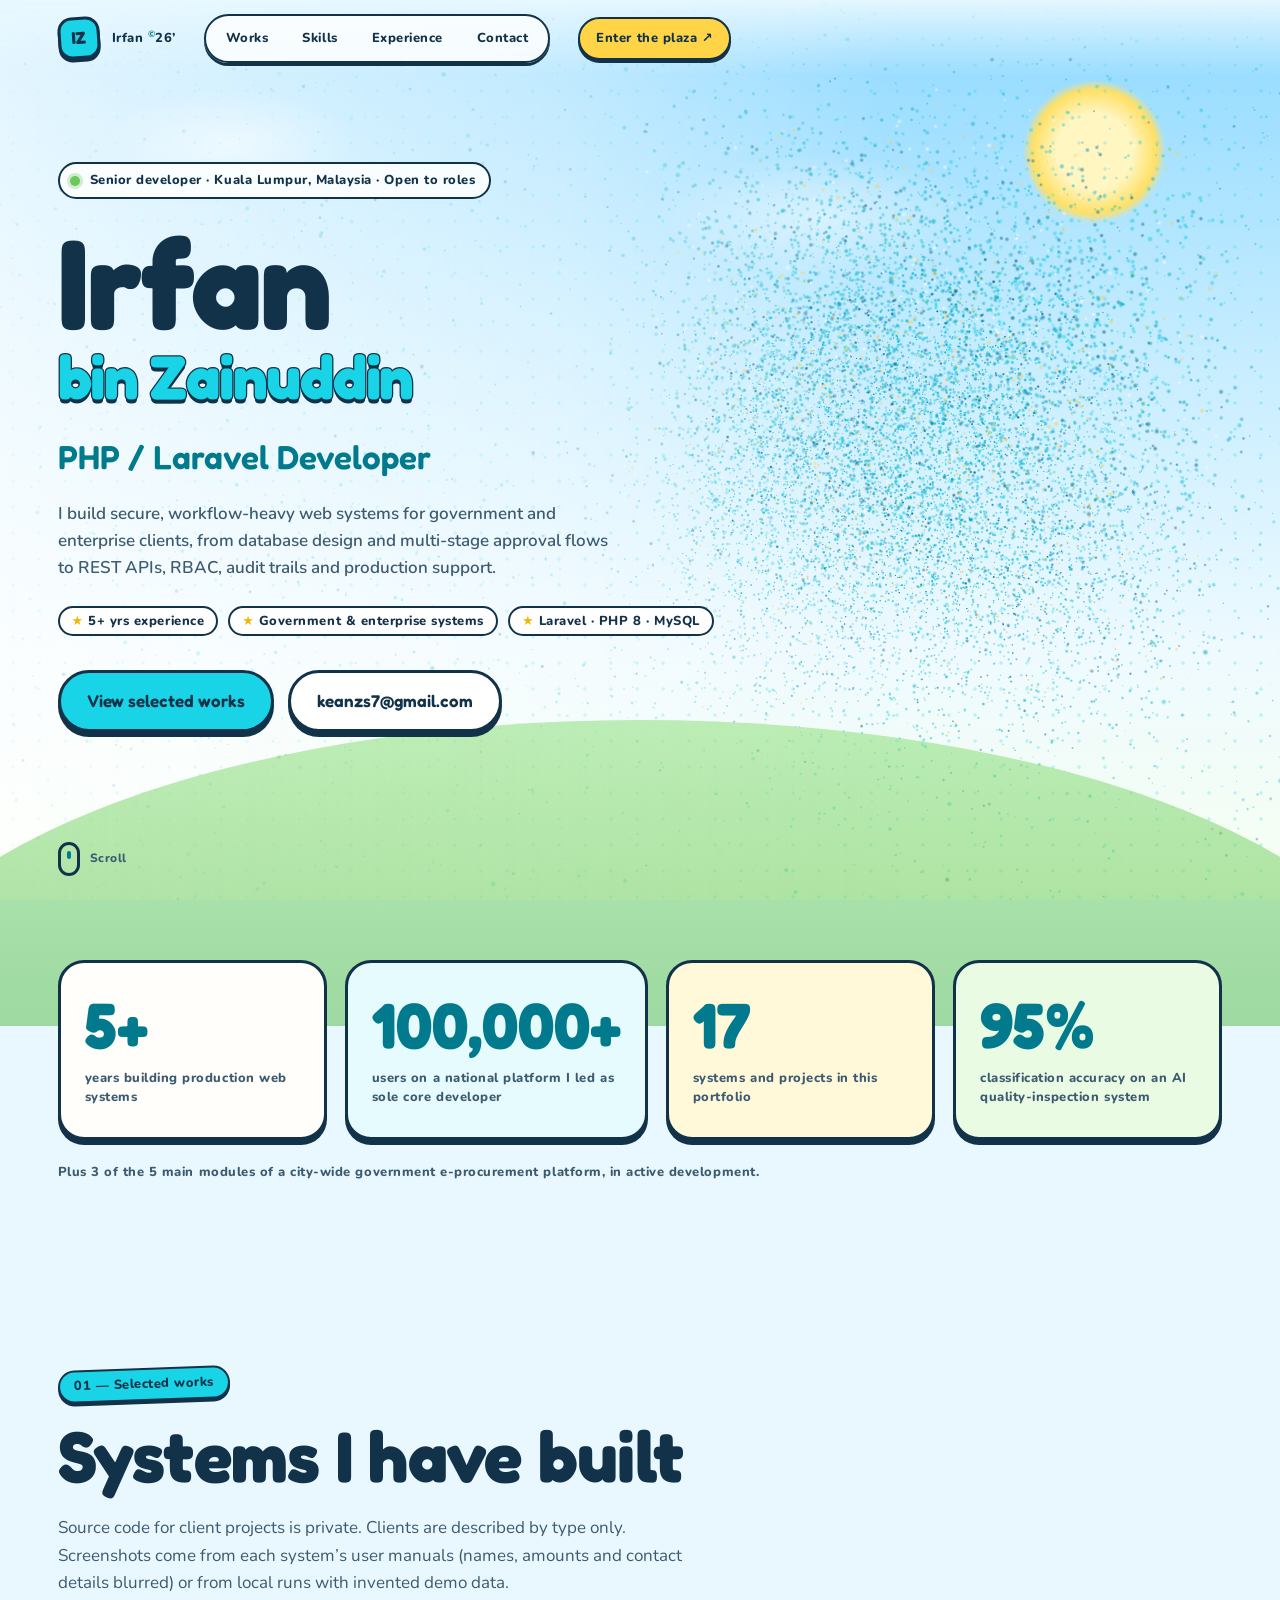
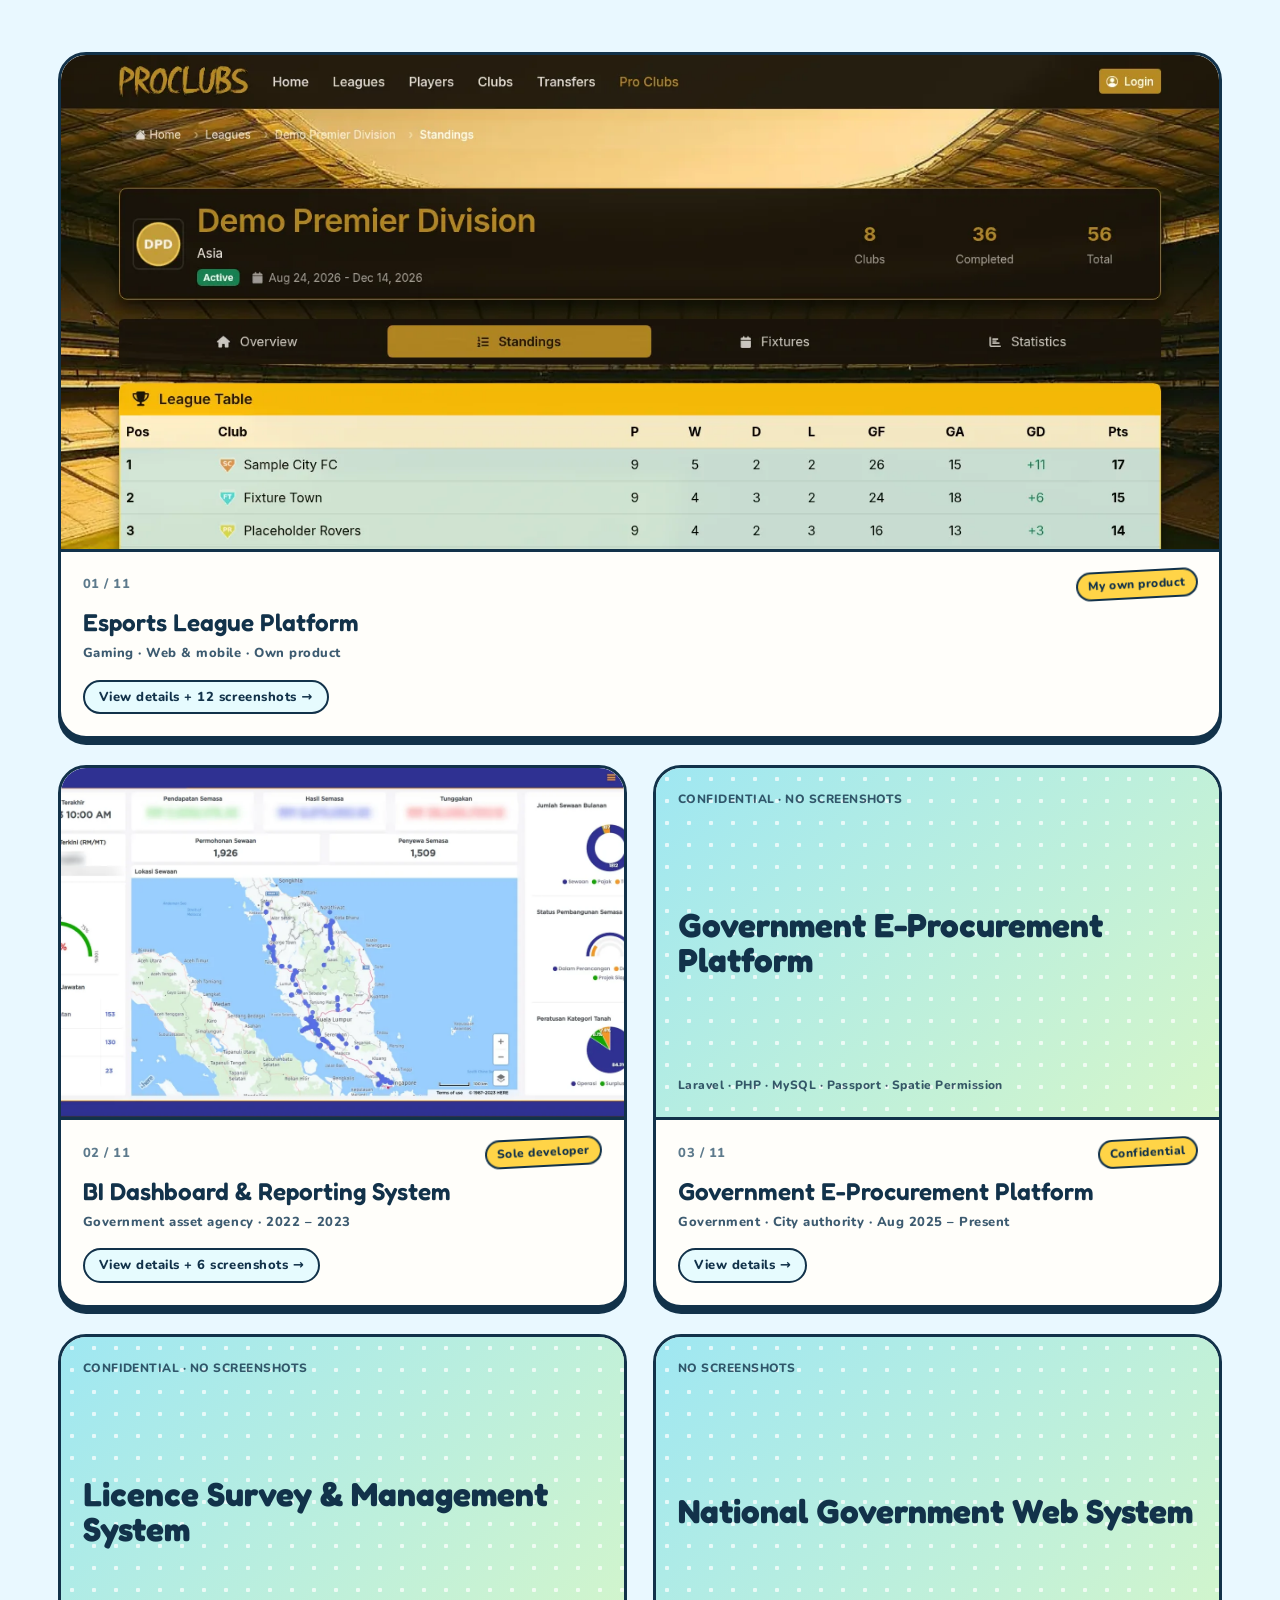
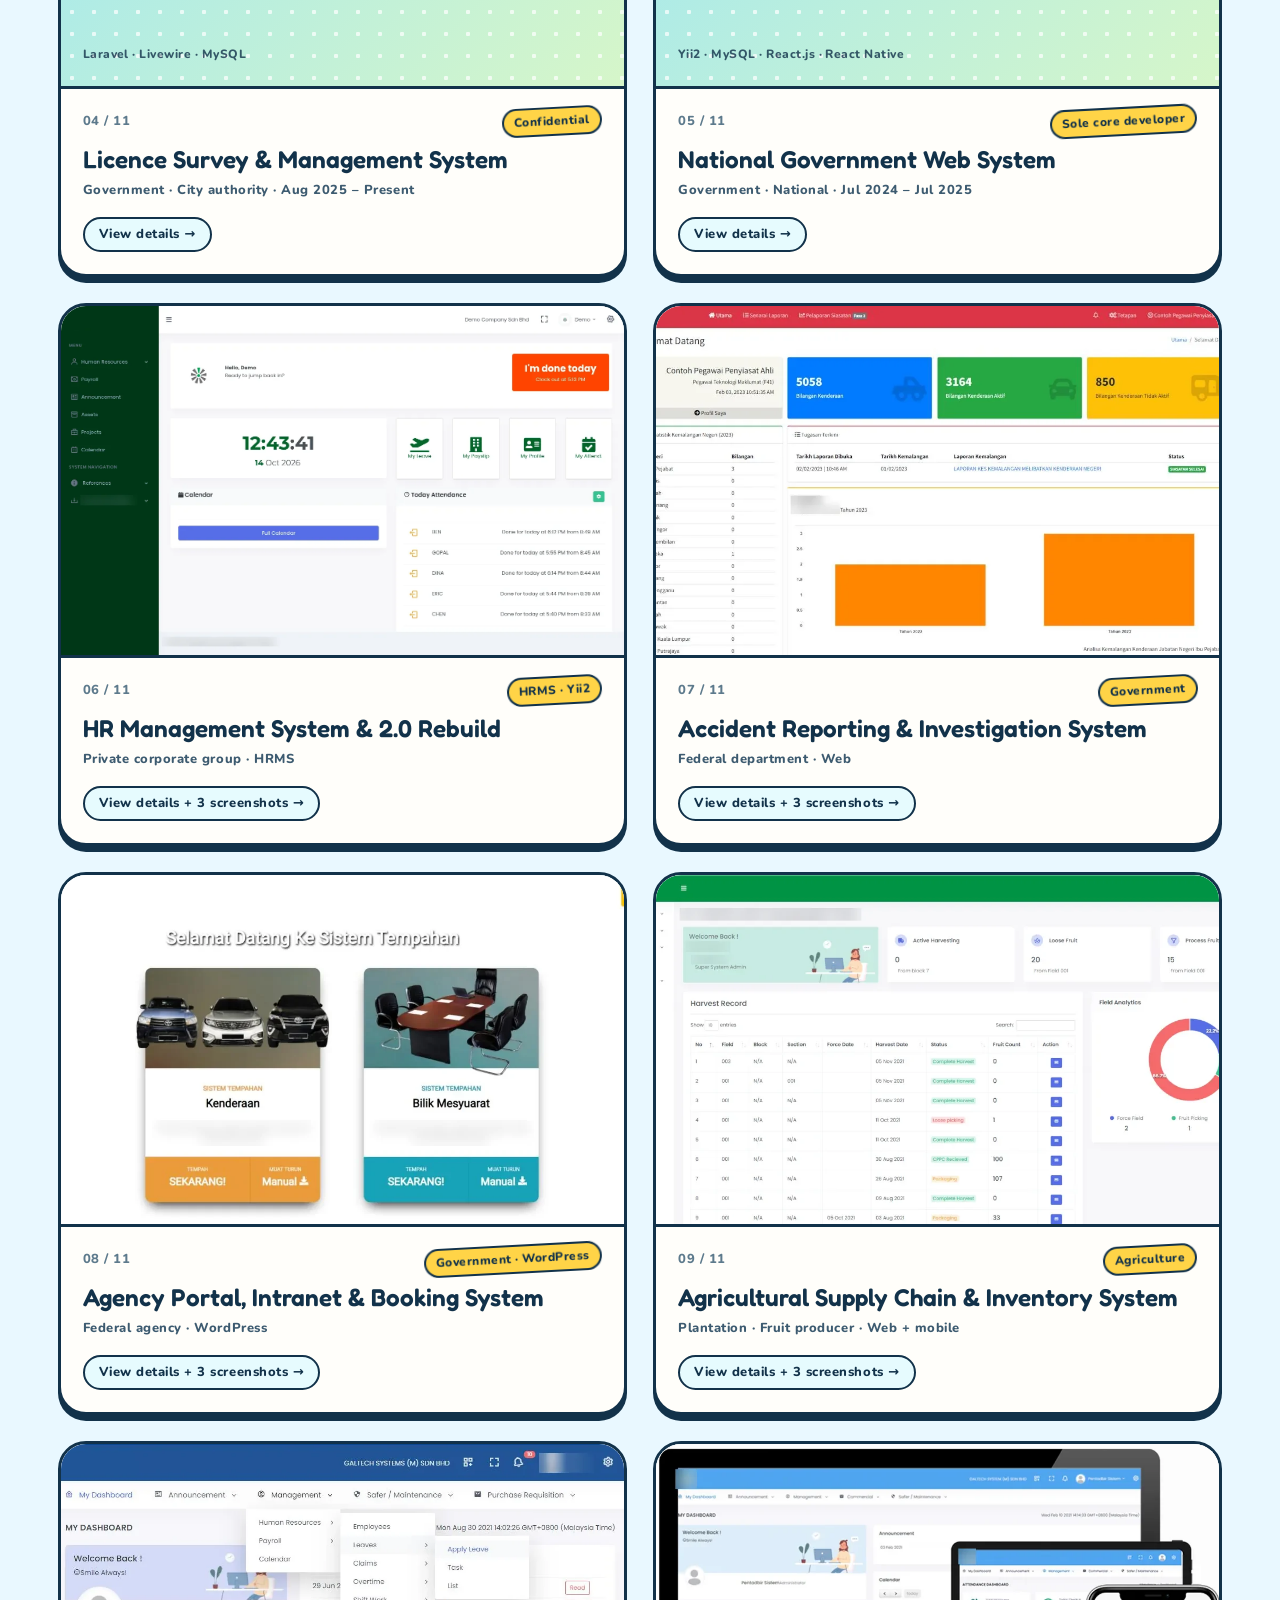
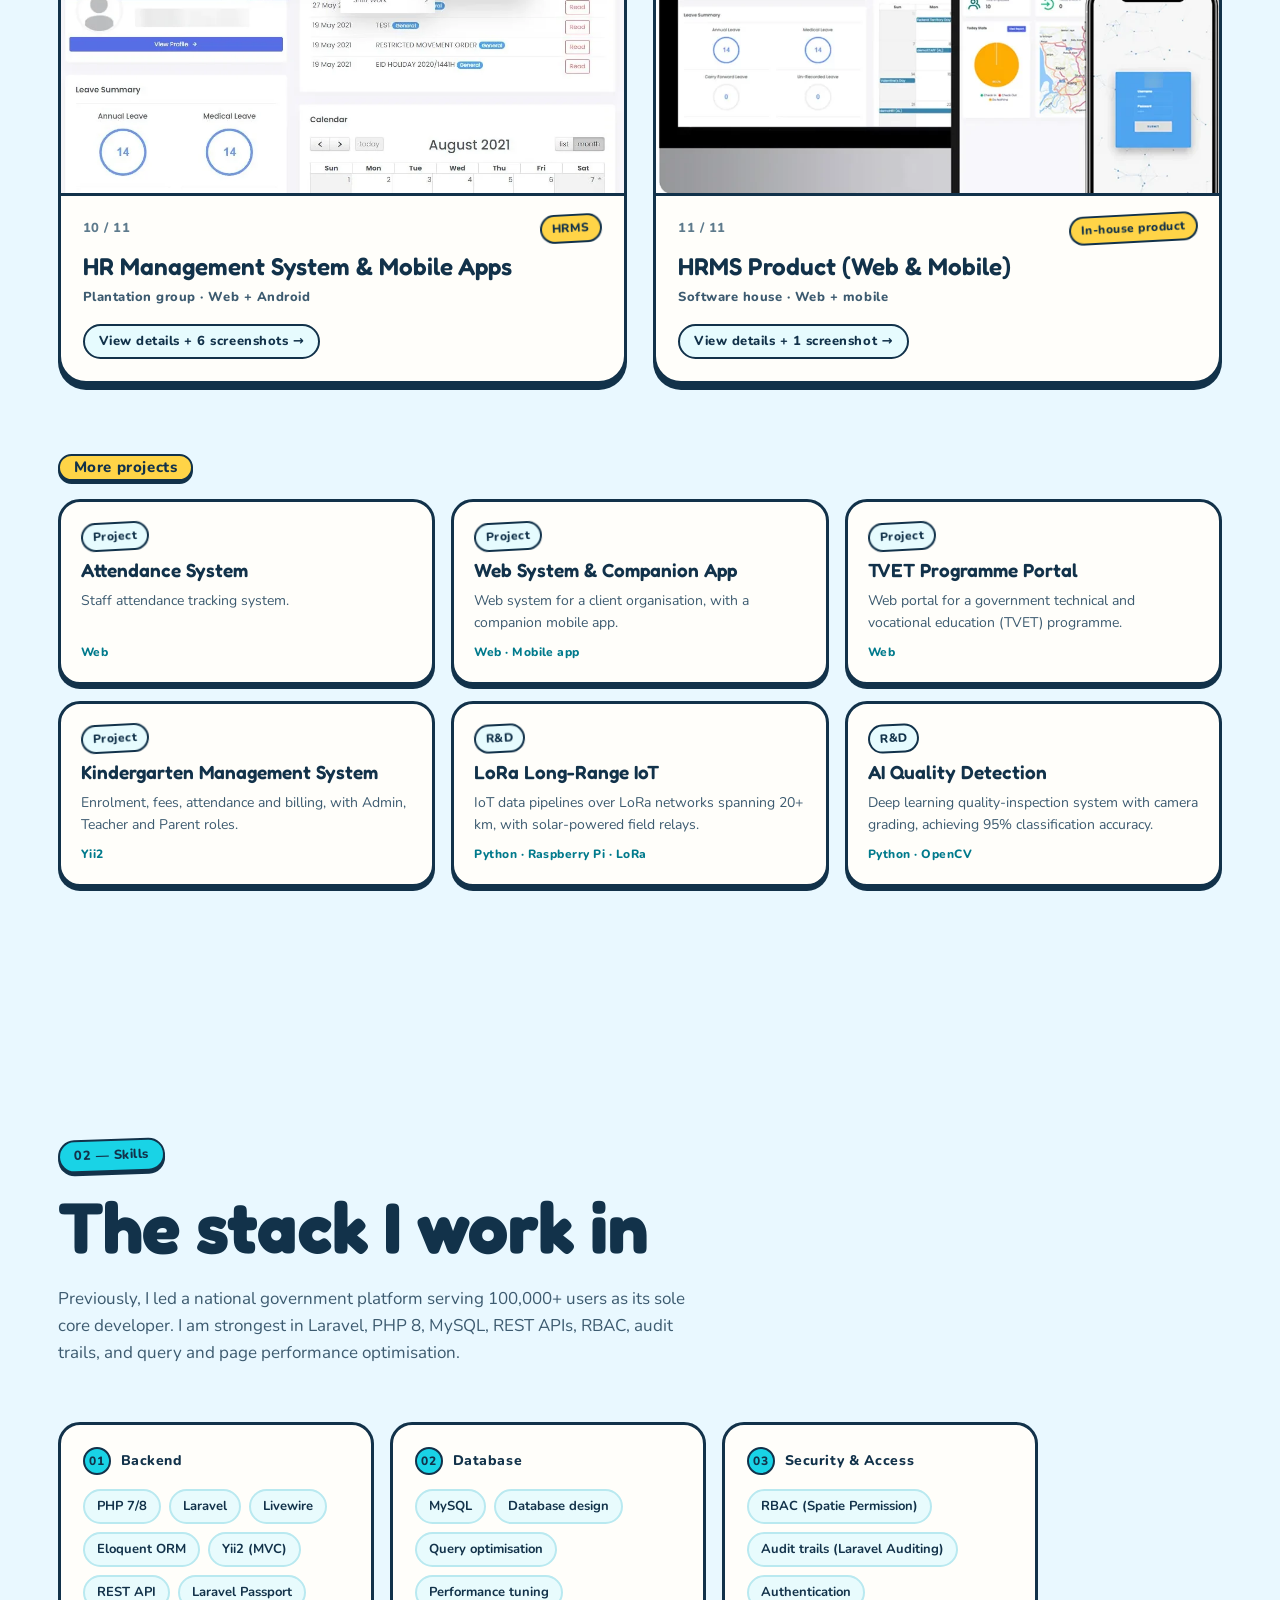
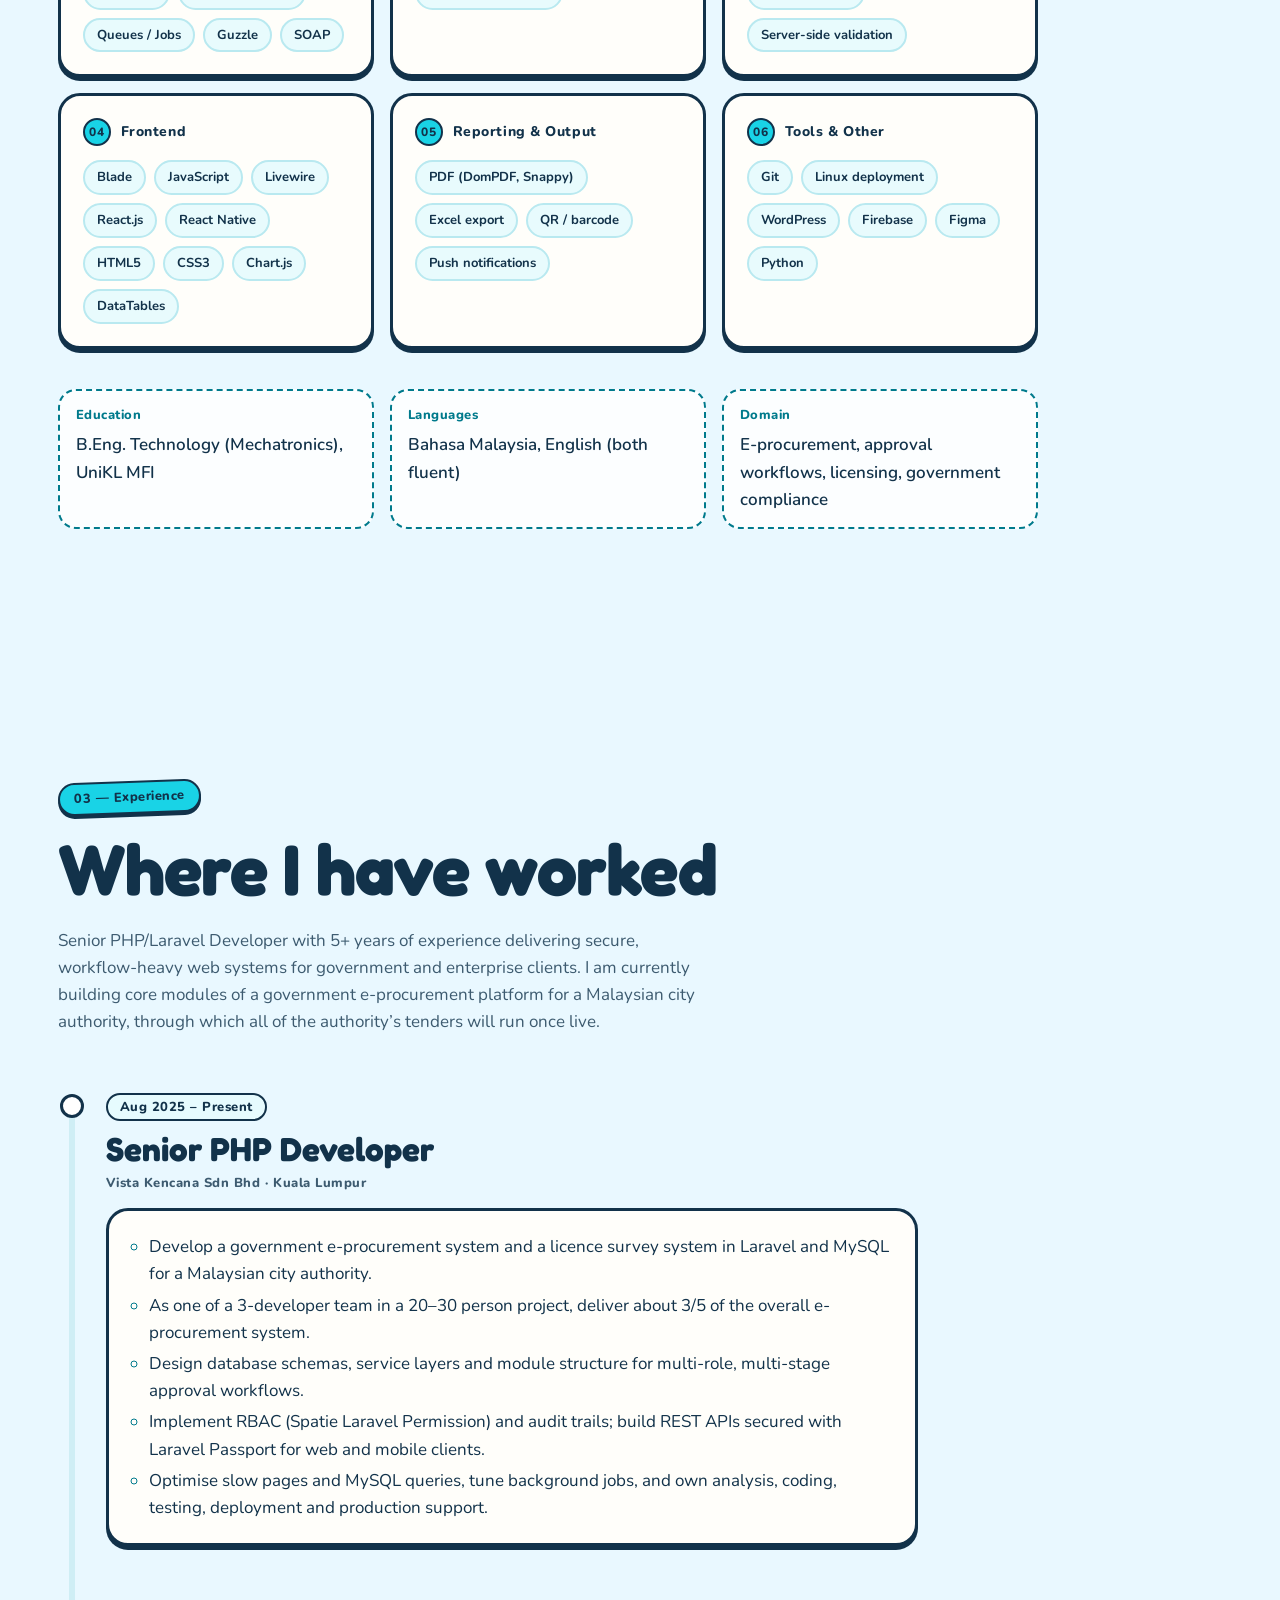
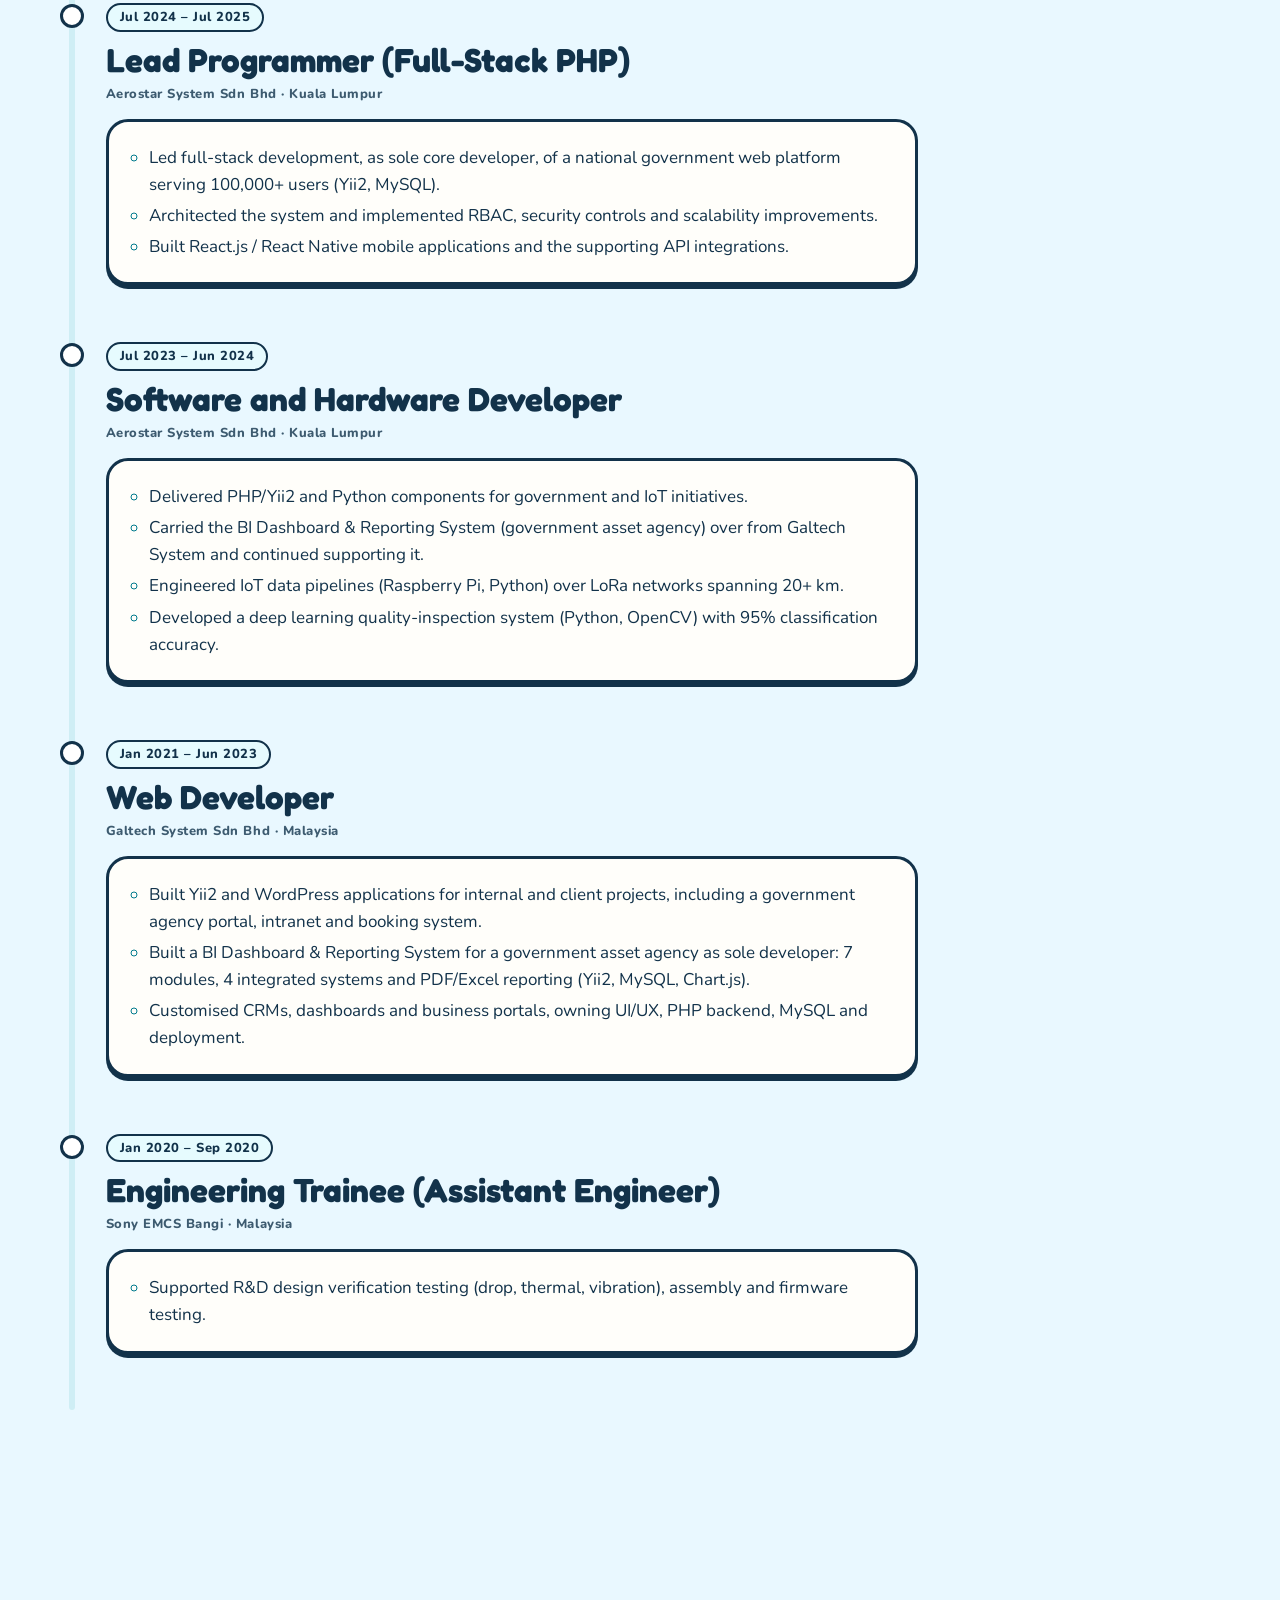
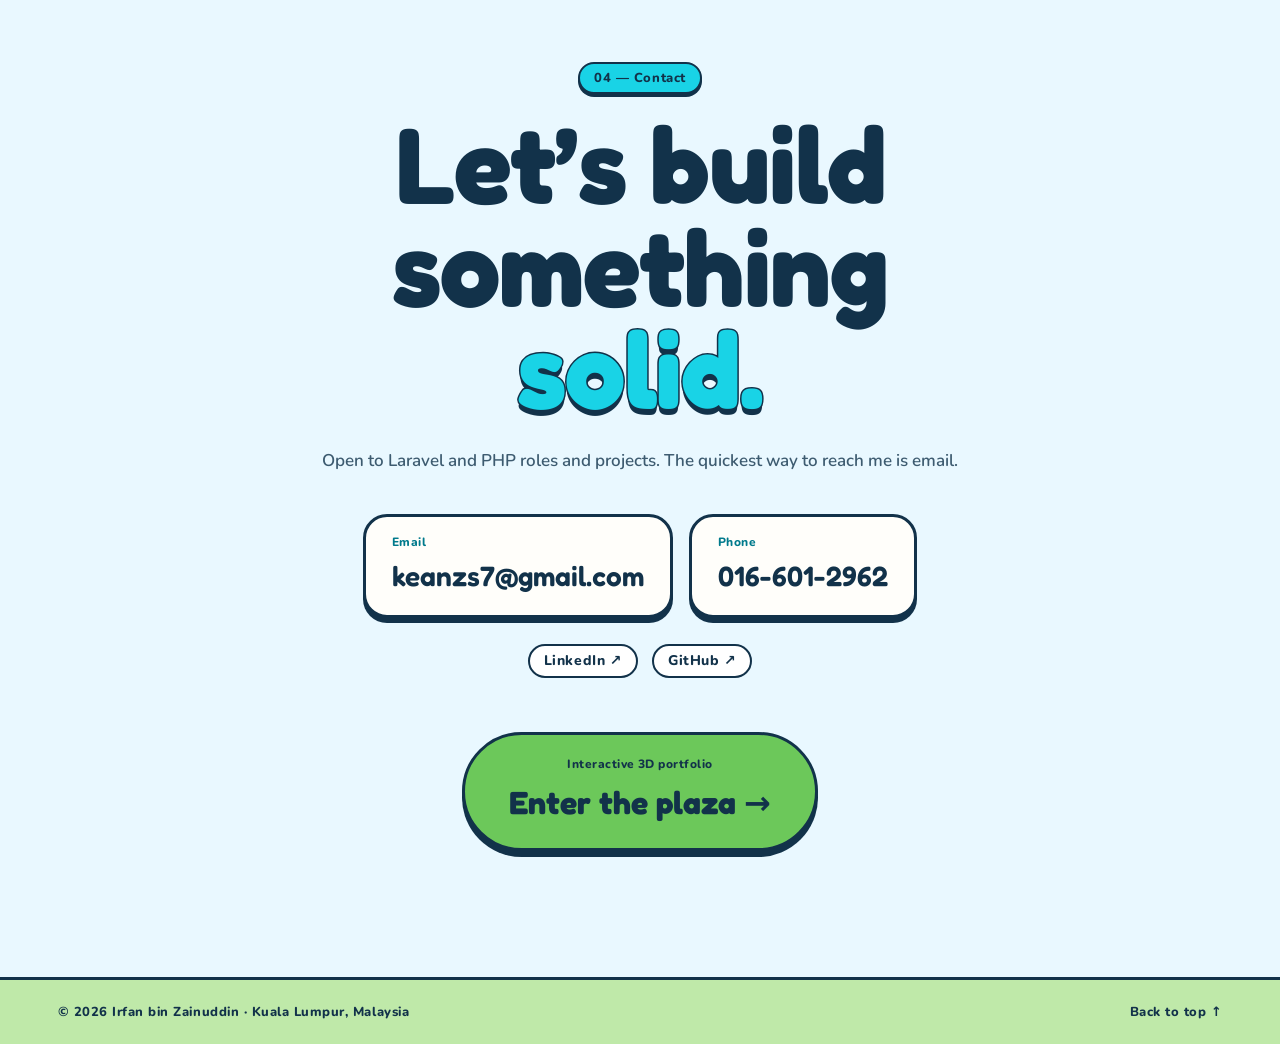
<file: index.html>
<!DOCTYPE html>
<html lang="en">
<head>
<meta charset="utf-8">
<meta name="viewport" content="width=device-width, initial-scale=1, viewport-fit=cover">
<title>Irfan bin Zainuddin | Senior PHP / Laravel Developer, Kuala Lumpur</title>
<meta name="description" content="Irfan bin Zainuddin, Senior PHP / Laravel Developer in Kuala Lumpur. 5+ years building secure, workflow-heavy web systems for government and enterprise: e-procurement, HRMS, BI dashboards, RBAC and audit trails.">
<meta name="author" content="Irfan bin Zainuddin">
<link rel="canonical" href="https://rkean.github.io/">
<meta property="og:type" content="profile">
<meta property="og:url" content="https://rkean.github.io/">
<meta property="og:site_name" content="Irfan bin Zainuddin">
<meta property="og:title" content="Irfan bin Zainuddin | Senior PHP / Laravel Developer">
<meta property="og:description" content="Laravel, PHP 8, MySQL, REST APIs, RBAC and audit trails for government and enterprise systems. 17 projects, with screenshots.">
<meta property="og:image" content="https://rkean.github.io/assets/og-image.png">
<meta property="og:image:width" content="1200">
<meta property="og:image:height" content="630">
<meta property="og:image:alt" content="Portfolio of Irfan bin Zainuddin, Senior PHP / Laravel Developer">
<meta name="twitter:card" content="summary_large_image">
<meta name="twitter:title" content="Irfan bin Zainuddin | Senior PHP / Laravel Developer">
<meta name="twitter:description" content="Laravel, PHP 8, MySQL, REST APIs, RBAC and audit trails for government and enterprise systems.">
<meta name="twitter:image" content="https://rkean.github.io/assets/og-image.png">
<meta name="theme-color" content="#bfeaff">
<meta name="color-scheme" content="light">
<link rel="icon" href="assets/favicon.svg" type="image/svg+xml">
<link rel="preconnect" href="https://fonts.googleapis.com">
<link rel="preconnect" href="https://fonts.gstatic.com" crossorigin>
<link href="https://fonts.googleapis.com/css2?family=Fredoka:wght@400..700&family=Nunito:wght@400..900&display=swap" rel="stylesheet">
<link rel="stylesheet" href="assets/style.css?v=sky1">
<link rel="modulepreload" href="assets/vendor/three.module.min.js">
<script type="application/ld+json">{"@context":"https://schema.org","@type":"Person","name":"Irfan bin Zainuddin","jobTitle":"Senior PHP / Laravel Developer","email":"mailto:keanzs7@gmail.com","telephone":"+60166012962","address":{"@type":"PostalAddress","addressLocality":"Kuala Lumpur","addressCountry":"MY"},"url":"https://rkean.github.io/","sameAs":["https://www.linkedin.com/in/irfan-z-2168b1aa/","https://github.com/RKean"],"knowsAbout":["Laravel","PHP","MySQL","REST APIs","RBAC","Audit trails"]}</script>
<script>document.documentElement.classList.add('js');if(matchMedia('(prefers-reduced-motion: reduce)').matches)document.documentElement.classList.add('rm');</script>
</head>
<body>
<a class="skip" href="#main">Skip to content</a>
<div class="bg" aria-hidden="true"><div class="bg__fallback"></div><canvas id="gl"></canvas><div class="bg__shade"></div></div>

<header class="nav">
  <a class="brand" href="#top" aria-label="Irfan bin Zainuddin, back to top"><span class="brand__mark">IZ</span><span class="brand__name mono">Irfan <sup>©</sup>26’</span></a>
  <nav aria-label="Primary"><ul class="nav__links mono">
    <li><a href="#works">Works</a></li><li><a href="#skills">Skills</a></li><li><a href="#experience">Experience</a></li><li><a href="#contact">Contact</a></li>
  </ul></nav>
  <a class="nav__plaza mono" href="/works/">Enter the plaza ↗</a>
  <span class="nav__prog" aria-hidden="true"></span>
</header>

<main id="main">
  <section class="hero" id="top" data-shape="0" aria-labelledby="hero-name">
    <p class="eyebrow mono"><span class="dot"></span> Senior developer · Kuala Lumpur, Malaysia · Open to roles</p>
    <h1 id="hero-name" class="hero__name"><span>Irfan</span> <span>bin Zainuddin</span></h1>
    <p class="hero__role">PHP / Laravel Developer</p>
    <p class="hero__intro">I build secure, workflow-heavy web systems for government and enterprise clients, from database design and multi-stage approval flows to REST APIs, RBAC, audit trails and production support.</p>
    <ul class="hero__facts mono">
      <li>5+ yrs experience</li><li>Government &amp; enterprise systems</li><li>Laravel · PHP 8 · MySQL</li>
    </ul>
    <div class="hero__cta"><a class="btn" href="#works">View selected works</a><a class="btn btn--ghost" href="mailto:keanzs7@gmail.com">keanzs7@gmail.com</a></div>
    <a class="scroll-hint mono" href="#stats" aria-label="Scroll to stats"><span></span>Scroll</a>
  </section>

  <section class="stats" id="stats" data-shape="1" aria-label="Key figures">
    <ul class="stats__list">
      <li data-reveal><span class="stat__n" data-count="5" data-suf="+">5+</span><span class="stat__l mono">years building production web systems</span></li>
      <li data-reveal><span class="stat__n" data-count="100000" data-suf="+">100,000+</span><span class="stat__l mono">users on a national platform I led as sole core developer</span></li>
      <li data-reveal><span class="stat__n" data-count="17" data-suf="">17</span><span class="stat__l mono">systems and projects in this portfolio</span></li>
      <li data-reveal><span class="stat__n" data-count="95" data-suf="%">95%</span><span class="stat__l mono">classification accuracy on an AI quality-inspection system</span></li>
    </ul>
    <p class="stats__note mono">Plus 3 of the 5 main modules of a city-wide government e-procurement platform, in active development.</p>
  </section>

  <section class="works" id="works" data-shape="2" aria-labelledby="works-h">
    <header class="sec-h" data-reveal><p class="mono kicker">01 — Selected works</p><h2 id="works-h">Systems I have built</h2>
      <p class="sec-h__p">Source code for client projects is private. Clients are described by type only. Screenshots come from each system’s user manuals (names, amounts and contact details blurred) or from local runs with invented demo data.</p></header>
    <div class="cards">
      <article class="card" id="work-league-platform" data-reveal>
        <button type="button" class="card__open" aria-haspopup="dialog" aria-controls="panel" data-slug="league-platform">
          <span class="card__media"><img src="assets/img/league-standings.webp" alt="League standings with promotion and relegation zones" loading="lazy" decoding="async" width="800" height="500"></span>
          <span class="card__meta"><span class="mono card__no">01 / 11</span><span class="tag mono">My own product</span></span>
          <span class="card__title">Esports League Platform</span>
          <span class="card__sub mono">Gaming · Web &amp; mobile · Own product</span>
          <span class="card__cta mono">View details + 12 screenshots →</span>
        </button>
        <div class="card__detail" hidden>
          <p class="d-desc">A website for football-game club players to organise, create and join leagues, with a companion mobile app. An earlier version of the platform also existed before the current build.</p>
          <ul class="d-points"><li>Sign in with Discord via Laravel Socialite</li><li>Authentication with Laravel Sanctum, including bearer tokens for the mobile app</li><li>Roles and permissions with Spatie Laravel Permission</li><li>Syncs club, match and player stats from the game into its own database</li><li>Companion Flutter mobile app (Android / iOS) on the Laravel API</li></ul>
          <ul class="chips"><li>Laravel 12</li><li>Inertia</li><li>Vue 3</li><li>Tailwind CSS</li><li>Sanctum</li><li>Socialite (Discord)</li><li>Spatie Permission</li><li>Flutter</li></ul>
          <ul class="gal"><li><button type="button" class="gal__btn" data-src="assets/img/league-standings.webp" data-cap="League standings with promotion and relegation zones" data-k="0"><img src="assets/img/league-standings.webp" alt="League standings with promotion and relegation zones" loading="lazy" decoding="async"></button></li><li><button type="button" class="gal__btn" data-src="assets/img/league-mobile-fixtures.webp" data-cap="Mobile layout: fixtures and results" data-k="1"><img src="assets/img/league-mobile-fixtures.webp" alt="Mobile layout: fixtures and results" loading="lazy" decoding="async"></button></li><li><button type="button" class="gal__btn" data-src="assets/img/league-leagues.webp" data-cap="League list: active, upcoming and completed leagues" data-k="2"><img src="assets/img/league-leagues.webp" alt="League list: active, upcoming and completed leagues" loading="lazy" decoding="async"></button></li><li><button type="button" class="gal__btn" data-src="assets/img/league-league-overview.webp" data-cap="League overview: match day fixtures and league table" data-k="3"><img src="assets/img/league-league-overview.webp" alt="League overview: match day fixtures and league table" loading="lazy" decoding="async"></button></li><li><button type="button" class="gal__btn" data-src="assets/img/league-fixtures.webp" data-cap="Fixtures and results grouped by match day" data-k="4"><img src="assets/img/league-fixtures.webp" alt="Fixtures and results grouped by match day" loading="lazy" decoding="async"></button></li><li><button type="button" class="gal__btn" data-src="assets/img/league-league-stats.webp" data-cap="League statistics: top scorers and assists" data-k="5"><img src="assets/img/league-league-stats.webp" alt="League statistics: top scorers and assists" loading="lazy" decoding="async"></button></li><li><button type="button" class="gal__btn" data-src="assets/img/league-players-hub.webp" data-cap="Players hub: top scorers, assisters and goalkeepers" data-k="6"><img src="assets/img/league-players-hub.webp" alt="Players hub: top scorers, assisters and goalkeepers" loading="lazy" decoding="async"></button></li><li><button type="button" class="gal__btn" data-src="assets/img/league-team-management.webp" data-cap="Club manager tools: squad, roles and lineup builder" data-k="7"><img src="assets/img/league-team-management.webp" alt="Club manager tools: squad, roles and lineup builder" loading="lazy" decoding="async"></button></li><li><button type="button" class="gal__btn" data-src="assets/img/league-club-register.webp" data-cap="Register a club (4-step form)" data-k="8"><img src="assets/img/league-club-register.webp" alt="Register a club (4-step form)" loading="lazy" decoding="async"></button></li><li><button type="button" class="gal__btn" data-src="assets/img/league-pro-clubs.webp" data-cap="Club browser: synced club stats and recent matches" data-k="9"><img src="assets/img/league-pro-clubs.webp" alt="Club browser: synced club stats and recent matches" loading="lazy" decoding="async"></button></li><li><button type="button" class="gal__btn" data-src="assets/img/league-club.webp" data-cap="Synced club page: record, form and team formation" data-k="10"><img src="assets/img/league-club.webp" alt="Synced club page: record, form and team formation" loading="lazy" decoding="async"></button></li><li><button type="button" class="gal__btn" data-src="assets/img/league-login.webp" data-cap="Sign in with email or Discord" data-k="11"><img src="assets/img/league-login.webp" alt="Sign in with email or Discord" loading="lazy" decoding="async"></button></li></ul>
          <p class="d-note mono">Screenshots: local run with invented leagues, clubs and players.</p>
        </div>
      </article>
      <article class="card" id="work-bi-dashboard" data-reveal>
        <button type="button" class="card__open" aria-haspopup="dialog" aria-controls="panel" data-slug="bi-dashboard">
          <span class="card__media"><img src="assets/img/bi-dashboard-main.webp" alt="Main dashboard (Admin / BOD): KPI cards, live commodity price, attendance, rental map" loading="lazy" decoding="async" width="800" height="500"></span>
          <span class="card__meta"><span class="mono card__no">02 / 11</span><span class="tag mono">Sole developer</span></span>
          <span class="card__title">BI Dashboard &amp; Reporting System</span>
          <span class="card__sub mono">Government asset agency · 2022 – 2023</span>
          <span class="card__cta mono">View details + 6 screenshots →</span>
        </button>
        <div class="card__detail" hidden>
          <p class="d-desc">A web-based business intelligence dashboard and reporting system for a government asset agency in Malaysia that manages land, buildings and rental assets nationwide. Designed and built entirely on my own, then carried over and supported at my next employer.</p>
          <ul class="d-points"><li>Pulls data from 4 systems: asset and rental management, government financial accounting, GIS and attendance, plus a live commodity price feed from an industry body</li><li>Scheduled cron jobs keep the dashboard data in sync with the source systems</li><li>Reports filter by date, zone, state and constituency, with PDF and Excel export</li><li>3 user roles (Admin, Staff, BOD) with role-based access to modules</li><li>7 modules: Main Dashboard, Commercial, Infra, Land, Development, HR, Reporting</li><li>Passed Factory Acceptance Test (FAT) and live acceptance before handover</li></ul>
          <ul class="chips"><li>Yii2</li><li>PHP</li><li>MySQL</li><li>Chart.js</li><li>Cron jobs</li><li>System integration</li><li>PDF / Excel export</li></ul>
          <ul class="gal"><li><button type="button" class="gal__btn" data-src="assets/img/bi-dashboard-main.webp" data-cap="Main dashboard (Admin / BOD): KPI cards, live commodity price, attendance, rental map" data-k="0"><img src="assets/img/bi-dashboard-main.webp" alt="Main dashboard (Admin / BOD): KPI cards, live commodity price, attendance, rental map" loading="lazy" decoding="async"></button></li><li><button type="button" class="gal__btn" data-src="assets/img/bi-dashboard-commercial.webp" data-cap="Commercial: rentals by state, zone and status" data-k="1"><img src="assets/img/bi-dashboard-commercial.webp" alt="Commercial: rentals by state, zone and status" loading="lazy" decoding="async"></button></li><li><button type="button" class="gal__btn" data-src="assets/img/bi-dashboard-assets.webp" data-cap="Infra: building categories and asset register" data-k="2"><img src="assets/img/bi-dashboard-assets.webp" alt="Infra: building categories and asset register" loading="lazy" decoding="async"></button></li><li><button type="button" class="gal__btn" data-src="assets/img/bi-reports-filter-export.webp" data-cap="Reporting: filters with PDF/Excel export" data-k="3"><img src="assets/img/bi-reports-filter-export.webp" alt="Reporting: filters with PDF/Excel export" loading="lazy" decoding="async"></button></li><li><button type="button" class="gal__btn" data-src="assets/img/bi-rental-record.webp" data-cap="Rental record with GIS location" data-k="4"><img src="assets/img/bi-rental-record.webp" alt="Rental record with GIS location" loading="lazy" decoding="async"></button></li><li><button type="button" class="gal__btn" data-src="assets/img/bi-user-roles.webp" data-cap="User management and access control" data-k="5"><img src="assets/img/bi-user-roles.webp" alt="User management and access control" loading="lazy" decoding="async"></button></li></ul>
          <p class="d-note mono">Screenshots are from the system’s user manuals. Client name, logos, personal data, amounts and account data are blurred or removed.</p>
        </div>
      </article>
      <article class="card card--text" id="work-e-procurement" data-reveal>
        <button type="button" class="card__open" aria-haspopup="dialog" aria-controls="panel" data-slug="e-procurement">
          <span class="card__media"><div class="card__txt" aria-hidden="true"><span class="mono">CONFIDENTIAL · NO SCREENSHOTS</span><b>Government E-Procurement Platform</b><span class="mono">Laravel · PHP · MySQL · Passport · Spatie Permission</span></div></span>
          <span class="card__meta"><span class="mono card__no">03 / 11</span><span class="tag mono">Confidential</span></span>
          <span class="card__title">Government E-Procurement Platform</span>
          <span class="card__sub mono">Government · City authority · Aug 2025 – Present</span>
          <span class="card__cta mono">View details →</span>
        </button>
        <div class="card__detail" hidden>
          <p class="d-desc">An e-procurement platform for a Malaysian city authority, through which all of its tenders will run once live. Covers tendering, contractor and supplier portals, offer documents, tender evaluation, post-award consultant processes and claim workflows.</p>
          <ul class="d-points"><li>One of a 3-developer team; actively develop 3 of the 5 main modules and personally built more than 50% of them</li><li>Multi-role, multi-stage approval workflows with RBAC and audit trails</li><li>REST APIs secured with Laravel Passport, PDF/Excel reports and dashboards</li></ul>
          <ul class="chips"><li>Laravel</li><li>PHP</li><li>MySQL</li><li>Passport</li><li>Spatie Permission</li></ul>
          
          <p class="d-note mono">Confidential client project · no screenshots.</p>
        </div>
      </article>
      <article class="card card--text" id="work-licence-survey" data-reveal>
        <button type="button" class="card__open" aria-haspopup="dialog" aria-controls="panel" data-slug="licence-survey">
          <span class="card__media"><div class="card__txt" aria-hidden="true"><span class="mono">CONFIDENTIAL · NO SCREENSHOTS</span><b>Licence Survey &amp; Management System</b><span class="mono">Laravel · Livewire · MySQL</span></div></span>
          <span class="card__meta"><span class="mono card__no">04 / 11</span><span class="tag mono">Confidential</span></span>
          <span class="card__title">Licence Survey &amp; Management System</span>
          <span class="card__sub mono">Government · City authority · Aug 2025 – Present</span>
          <span class="card__cta mono">View details →</span>
        </button>
        <div class="card__detail" hidden>
          <p class="d-desc">A licence survey system for a Malaysian city authority, used to monitor premises and billboard licences, records and compliance.</p>
          <ul class="d-points"><li>Interactive admin listings, forms and workflow screens built with Laravel Livewire</li></ul>
          <ul class="chips"><li>Laravel</li><li>Livewire</li><li>MySQL</li></ul>
          
          <p class="d-note mono">Confidential client project · no screenshots.</p>
        </div>
      </article>
      <article class="card card--text" id="work-national-platform" data-reveal>
        <button type="button" class="card__open" aria-haspopup="dialog" aria-controls="panel" data-slug="national-platform">
          <span class="card__media"><div class="card__txt" aria-hidden="true"><span class="mono">NO SCREENSHOTS</span><b>National Government Web System</b><span class="mono">Yii2 · MySQL · React.js · React Native</span></div></span>
          <span class="card__meta"><span class="mono card__no">05 / 11</span><span class="tag mono">Sole core developer</span></span>
          <span class="card__title">National Government Web System</span>
          <span class="card__sub mono">Government · National · Jul 2024 – Jul 2025</span>
          <span class="card__cta mono">View details →</span>
        </button>
        <div class="card__detail" hidden>
          <p class="d-desc">A public-facing national government platform with 100,000+ users, where I was the sole core developer.</p>
          <ul class="d-points"><li>Owned architecture, RBAC, security controls and APIs</li><li>Scalability improvements and production optimisation</li><li>React.js / React Native apps and supporting API integrations</li></ul>
          <ul class="chips"><li>Yii2</li><li>MySQL</li><li>React.js</li><li>React Native</li></ul>
          
          <p class="d-note mono">Government project · no screenshots.</p>
        </div>
      </article>
      <article class="card" id="work-hrms-rebuild" data-reveal>
        <button type="button" class="card__open" aria-haspopup="dialog" aria-controls="panel" data-slug="hrms-rebuild">
          <span class="card__media"><img src="assets/img/hr-attendance-dashboard.webp" alt="Dashboard with clock-in and today’s attendance" loading="lazy" decoding="async" width="800" height="500"></span>
          <span class="card__meta"><span class="mono card__no">06 / 11</span><span class="tag mono">HRMS · Yii2</span></span>
          <span class="card__title">HR Management System &amp; 2.0 Rebuild</span>
          <span class="card__sub mono">Private corporate group · HRMS</span>
          <span class="card__cta mono">View details + 3 screenshots →</span>
        </button>
        <div class="card__detail" hidden>
          <p class="d-desc">A human resource management system for a private corporate group, plus a 2.0 rebuild that modernises the original system.</p>
          <ul class="d-points"><li>Modules include employees, leave, claims, attendance, payroll, announcements, assets and projects</li><li>Dashboard with geolocation clock-in / clock-out and today’s attendance</li><li>Containerised with Docker; automated tests with Codeception</li></ul>
          <ul class="chips"><li>Yii2</li><li>PHP</li><li>MySQL</li><li>Docker</li><li>Codeception</li></ul>
          <ul class="gal"><li><button type="button" class="gal__btn" data-src="assets/img/hr-attendance-dashboard.webp" data-cap="Dashboard with clock-in and today’s attendance" data-k="0"><img src="assets/img/hr-attendance-dashboard.webp" alt="Dashboard with clock-in and today’s attendance" loading="lazy" decoding="async"></button></li><li><button type="button" class="gal__btn" data-src="assets/img/hr-leave.webp" data-cap="Leave: weekly and monthly charts, leave list" data-k="1"><img src="assets/img/hr-leave.webp" alt="Leave: weekly and monthly charts, leave list" loading="lazy" decoding="async"></button></li><li><button type="button" class="gal__btn" data-src="assets/img/hr-attendance.webp" data-cap="Attendance records with filters and export" data-k="2"><img src="assets/img/hr-attendance.webp" alt="Attendance records with filters and export" loading="lazy" decoding="async"></button></li></ul>
          <p class="d-note mono">Local run with invented demo data.</p>
        </div>
      </article>
      <article class="card" id="work-accident-system" data-reveal>
        <button type="button" class="card__open" aria-haspopup="dialog" aria-controls="panel" data-slug="accident-system">
          <span class="card__media"><img src="assets/img/accident-dashboard.webp" alt="Dashboard: vehicle counts, accident statistics by state" loading="lazy" decoding="async" width="800" height="500"></span>
          <span class="card__meta"><span class="mono card__no">07 / 11</span><span class="tag mono">Government</span></span>
          <span class="card__title">Accident Reporting &amp; Investigation System</span>
          <span class="card__sub mono">Federal department · Web</span>
          <span class="card__cta mono">View details + 3 screenshots →</span>
        </button>
        <div class="card__detail" hidden>
          <p class="d-desc">Vehicle accident reporting and investigation system for a federal government department, covering system administration, accident data management and statistical reporting.</p>
          <ul class="d-points"><li>Department vehicle register and accident reports tracked from new report to completed investigation</li><li>Structured investigation report form with draft and submit</li></ul>
          <ul class="chips"><li>Web</li><li>Government</li><li>Reporting</li></ul>
          <ul class="gal"><li><button type="button" class="gal__btn" data-src="assets/img/accident-dashboard.webp" data-cap="Dashboard: vehicle counts, accident statistics by state" data-k="0"><img src="assets/img/accident-dashboard.webp" alt="Dashboard: vehicle counts, accident statistics by state" loading="lazy" decoding="async"></button></li><li><button type="button" class="gal__btn" data-src="assets/img/accident-investigation-report.webp" data-cap="Investigation report form" data-k="1"><img src="assets/img/accident-investigation-report.webp" alt="Investigation report form" loading="lazy" decoding="async"></button></li><li><button type="button" class="gal__btn" data-src="assets/img/accident-vehicle-form.webp" data-cap="Vehicle data form" data-k="2"><img src="assets/img/accident-vehicle-form.webp" alt="Vehicle data form" loading="lazy" decoding="async"></button></li></ul>
          <p class="d-note mono">From the user manual; agency name, personal data and amounts blurred.</p>
        </div>
      </article>
      <article class="card" id="work-agency-portal" data-reveal>
        <button type="button" class="card__open" aria-haspopup="dialog" aria-controls="panel" data-slug="agency-portal">
          <span class="card__media"><img src="assets/img/booking-portal.webp" alt="Booking system: vehicles and meeting rooms" loading="lazy" decoding="async" width="800" height="500"></span>
          <span class="card__meta"><span class="mono card__no">08 / 11</span><span class="tag mono">Government · WordPress</span></span>
          <span class="card__title">Agency Portal, Intranet &amp; Booking System</span>
          <span class="card__sub mono">Federal agency · WordPress</span>
          <span class="card__cta mono">View details + 3 screenshots →</span>
        </button>
        <div class="card__detail" hidden>
          <p class="d-desc">Official portal and staff intranet for a federal government agency, built on WordPress, with a department calendar and an online facility &amp; vehicle booking system for vehicles and meeting rooms.</p>
          <ul class="d-points"><li>Official portal and staff intranet</li><li>Department calendar</li><li>Online booking for vehicles and meeting rooms</li></ul>
          <ul class="chips"><li>WordPress</li><li>Intranet</li><li>Booking</li></ul>
          <ul class="gal"><li><button type="button" class="gal__btn" data-src="assets/img/booking-portal.webp" data-cap="Booking system: vehicles and meeting rooms" data-k="0"><img src="assets/img/booking-portal.webp" alt="Booking system: vehicles and meeting rooms" loading="lazy" decoding="async"></button></li><li><button type="button" class="gal__btn" data-src="assets/img/booking-vehicle.webp" data-cap="Vehicle booking with availability calendar" data-k="1"><img src="assets/img/booking-vehicle.webp" alt="Vehicle booking with availability calendar" loading="lazy" decoding="async"></button></li><li><button type="button" class="gal__btn" data-src="assets/img/intranet-calendar.webp" data-cap="Intranet department calendar" data-k="2"><img src="assets/img/intranet-calendar.webp" alt="Intranet department calendar" loading="lazy" decoding="async"></button></li></ul>
          <p class="d-note mono">From the user manuals; agency name and logos removed.</p>
        </div>
      </article>
      <article class="card" id="work-agri-supply" data-reveal>
        <button type="button" class="card__open" aria-haspopup="dialog" aria-controls="panel" data-slug="agri-supply">
          <span class="card__media"><img src="assets/img/agri-web-dashboard.webp" alt="Web dashboard: harvest records and field analytics" loading="lazy" decoding="async" width="800" height="500"></span>
          <span class="card__meta"><span class="mono card__no">09 / 11</span><span class="tag mono">Agriculture</span></span>
          <span class="card__title">Agricultural Supply Chain &amp; Inventory System</span>
          <span class="card__sub mono">Plantation · Fruit producer · Web + mobile</span>
          <span class="card__cta mono">View details + 3 screenshots →</span>
        </button>
        <div class="card__detail" hidden>
          <p class="d-desc">Plantation and estate system for a fruit producer in Malaysia, with a mobile app. Modules for harvesting, inventory, supply chain and sales orders, plus QR codes for fields, blocks and storage.</p>
          <ul class="d-points"><li>Harvesting, inventory, supply chain and sales order modules</li><li>QR codes for fields, blocks and storage</li><li>Companion mobile app</li></ul>
          <ul class="chips"><li>Web</li><li>Mobile app</li><li>QR code</li></ul>
          <ul class="gal"><li><button type="button" class="gal__btn" data-src="assets/img/agri-web-dashboard.webp" data-cap="Web dashboard: harvest records and field analytics" data-k="0"><img src="assets/img/agri-web-dashboard.webp" alt="Web dashboard: harvest records and field analytics" loading="lazy" decoding="async"></button></li><li><button type="button" class="gal__btn" data-src="assets/img/agri-mobile-home.webp" data-cap="Mobile app home" data-k="1"><img src="assets/img/agri-mobile-home.webp" alt="Mobile app home" loading="lazy" decoding="async"></button></li><li><button type="button" class="gal__btn" data-src="assets/img/agri-product-catalog.webp" data-cap="Mobile app product catalogue" data-k="2"><img src="assets/img/agri-product-catalog.webp" alt="Mobile app product catalogue" loading="lazy" decoding="async"></button></li></ul>
          <p class="d-note mono">From the user manual; personal data and amounts blurred.</p>
        </div>
      </article>
      <article class="card" id="work-hrms-mobile" data-reveal>
        <button type="button" class="card__open" aria-haspopup="dialog" aria-controls="panel" data-slug="hrms-mobile">
          <span class="card__media"><img src="assets/img/hrms-dashboard.webp" alt="Web dashboard and management menu" loading="lazy" decoding="async" width="800" height="500"></span>
          <span class="card__meta"><span class="mono card__no">10 / 11</span><span class="tag mono">HRMS</span></span>
          <span class="card__title">HR Management System &amp; Mobile Apps</span>
          <span class="card__sub mono">Plantation group · Web + Android</span>
          <span class="card__cta mono">View details + 6 screenshots →</span>
        </button>
        <div class="card__detail" hidden>
          <p class="d-desc">HR management system for a plantation group, with Android apps for staff. Covers employees, announcements, leave, claims, attendance and shift work on the web, plus leave and attendance in the mobile apps.</p>
          <ul class="d-points"><li>Leave apply, check and approve flow with statuses (pending, checked, approved, rejected, cancelled)</li><li>Claim applications with check and approval dates</li><li>Mobile clock-in / clock-out and leave application</li></ul>
          <ul class="chips"><li>Web</li><li>Android app</li><li>HR workflows</li></ul>
          <ul class="gal"><li><button type="button" class="gal__btn" data-src="assets/img/hrms-dashboard.webp" data-cap="Web dashboard and management menu" data-k="0"><img src="assets/img/hrms-dashboard.webp" alt="Web dashboard and management menu" loading="lazy" decoding="async"></button></li><li><button type="button" class="gal__btn" data-src="assets/img/hrms-leave-list.webp" data-cap="Leave list with approval status" data-k="1"><img src="assets/img/hrms-leave-list.webp" alt="Leave list with approval status" loading="lazy" decoding="async"></button></li><li><button type="button" class="gal__btn" data-src="assets/img/hrms-claims.webp" data-cap="Claim applications" data-k="2"><img src="assets/img/hrms-claims.webp" alt="Claim applications" loading="lazy" decoding="async"></button></li><li><button type="button" class="gal__btn" data-src="assets/img/hrms-leave-app.webp" data-cap="Leave mobile app: leave summary" data-k="3"><img src="assets/img/hrms-leave-app.webp" alt="Leave mobile app: leave summary" loading="lazy" decoding="async"></button></li><li><button type="button" class="gal__btn" data-src="assets/img/hrms-leave-app-apply.webp" data-cap="Leave mobile app: apply leave" data-k="4"><img src="assets/img/hrms-leave-app-apply.webp" alt="Leave mobile app: apply leave" loading="lazy" decoding="async"></button></li><li><button type="button" class="gal__btn" data-src="assets/img/hrms-attendance-app.webp" data-cap="Attendance mobile app: clock in" data-k="5"><img src="assets/img/hrms-attendance-app.webp" alt="Attendance mobile app: clock in" loading="lazy" decoding="async"></button></li></ul>
          <p class="d-note mono">From the user manual; client name, logo, personal data and amounts blurred.</p>
        </div>
      </article>
      <article class="card" id="work-hrms-product" data-reveal>
        <button type="button" class="card__open" aria-haspopup="dialog" aria-controls="panel" data-slug="hrms-product">
          <span class="card__media"><img src="assets/img/hrms-product-devices.webp" alt="HRMS product on desktop, tablet and phone" loading="lazy" decoding="async" width="800" height="500"></span>
          <span class="card__meta"><span class="mono card__no">11 / 11</span><span class="tag mono">In-house product</span></span>
          <span class="card__title">HRMS Product (Web &amp; Mobile)</span>
          <span class="card__sub mono">Software house · Web + mobile</span>
          <span class="card__cta mono">View details + 1 screenshot →</span>
        </button>
        <div class="card__detail" hidden>
          <p class="d-desc">An in-house HR management product covering HR functions such as employee records, payroll and performance in one package, on web and mobile.</p>
          <ul class="d-points"><li>Employee records, payroll and performance in one package</li><li>Web and mobile</li></ul>
          <ul class="chips"><li>Web</li><li>Mobile app</li><li>HRMS</li></ul>
          <ul class="gal"><li><button type="button" class="gal__btn" data-src="assets/img/hrms-product-devices.webp" data-cap="HRMS product on desktop, tablet and phone" data-k="0"><img src="assets/img/hrms-product-devices.webp" alt="HRMS product on desktop, tablet and phone" loading="lazy" decoding="async"></button></li></ul>
          <p class="d-note mono">From the product brochure; product logo blurred.</p>
        </div>
      </article>
    </div>
    <h3 class="more-h mono" data-reveal>More projects</h3>
    <ul class="more">
      <li data-reveal><span class="mono tag">Project</span><b>Attendance System</b><span>Staff attendance tracking system.</span><span class="mono more__stack">Web</span></li>
      <li data-reveal><span class="mono tag">Project</span><b>Web System &amp; Companion App</b><span>Web system for a client organisation, with a companion mobile app.</span><span class="mono more__stack">Web · Mobile app</span></li>
      <li data-reveal><span class="mono tag">Project</span><b>TVET Programme Portal</b><span>Web portal for a government technical and vocational education (TVET) programme.</span><span class="mono more__stack">Web</span></li>
      <li data-reveal><span class="mono tag">Project</span><b>Kindergarten Management System</b><span>Enrolment, fees, attendance and billing, with Admin, Teacher and Parent roles.</span><span class="mono more__stack">Yii2</span></li>
      <li data-reveal><span class="mono tag">R&amp;D</span><b>LoRa Long-Range IoT</b><span>IoT data pipelines over LoRa networks spanning 20+ km, with solar-powered field relays.</span><span class="mono more__stack">Python · Raspberry Pi · LoRa</span></li>
      <li data-reveal><span class="mono tag">R&amp;D</span><b>AI Quality Detection</b><span>Deep learning quality-inspection system with camera grading, achieving 95% classification accuracy.</span><span class="mono more__stack">Python · OpenCV</span></li>
    </ul>
  </section>

  <section class="skills" id="skills" data-shape="3" aria-labelledby="skills-h">
    <header class="sec-h" data-reveal><p class="mono kicker">02 — Skills</p><h2 id="skills-h">The stack I work in</h2>
      <p class="sec-h__p">Previously, I led a national government platform serving 100,000+ users as its sole core developer. I am strongest in Laravel, PHP 8, MySQL, REST APIs, RBAC, audit trails, and query and page performance optimisation.</p></header>
    <div class="skills__grid">
      <div class="skill" data-reveal><h3 class="mono"><span>01</span>Backend</h3><ul class="chips"><li>PHP 7/8</li><li>Laravel</li><li>Livewire</li><li>Eloquent ORM</li><li>Yii2 (MVC)</li><li>REST API</li><li>Laravel Passport</li><li>Queues / Jobs</li><li>Guzzle</li><li>SOAP</li></ul></div>
      <div class="skill" data-reveal><h3 class="mono"><span>02</span>Database</h3><ul class="chips"><li>MySQL</li><li>Database design</li><li>Query optimisation</li><li>Performance tuning</li></ul></div>
      <div class="skill" data-reveal><h3 class="mono"><span>03</span>Security &amp; Access</h3><ul class="chips"><li>RBAC (Spatie Permission)</li><li>Audit trails (Laravel Auditing)</li><li>Authentication</li><li>Server-side validation</li></ul></div>
      <div class="skill" data-reveal><h3 class="mono"><span>04</span>Frontend</h3><ul class="chips"><li>Blade</li><li>JavaScript</li><li>Livewire</li><li>React.js</li><li>React Native</li><li>HTML5</li><li>CSS3</li><li>Chart.js</li><li>DataTables</li></ul></div>
      <div class="skill" data-reveal><h3 class="mono"><span>05</span>Reporting &amp; Output</h3><ul class="chips"><li>PDF (DomPDF, Snappy)</li><li>Excel export</li><li>QR / barcode</li><li>Push notifications</li></ul></div>
      <div class="skill" data-reveal><h3 class="mono"><span>06</span>Tools &amp; Other</h3><ul class="chips"><li>Git</li><li>Linux deployment</li><li>WordPress</li><li>Firebase</li><li>Figma</li><li>Python</li></ul></div>
    </div>
    <dl class="facts">
      <div data-reveal><dt class="mono">Education</dt><dd>B.Eng. Technology (Mechatronics), UniKL MFI</dd></div>
      <div data-reveal><dt class="mono">Languages</dt><dd>Bahasa Malaysia, English (both fluent)</dd></div>
      <div data-reveal><dt class="mono">Domain</dt><dd>E-procurement, approval workflows, licensing, government compliance</dd></div>
    </dl>
  </section>

  <section class="exp" id="experience" data-shape="4" aria-labelledby="exp-h">
    <header class="sec-h" data-reveal><p class="mono kicker">03 — Experience</p><h2 id="exp-h">Where I have worked</h2>
      <p class="sec-h__p">Senior PHP/Laravel Developer with 5+ years of experience delivering secure, workflow-heavy web systems for government and enterprise clients. I am currently building core modules of a government e-procurement platform for a Malaysian city authority, through which all of the authority’s tenders will run once live.</p></header>
    <div class="tl"><span class="tl__line" aria-hidden="true"><span class="tl__fill"></span></span><ol>
      <li class="tl__item" data-reveal><span class="tl__dot" aria-hidden="true"></span><p class="tl__when mono">Aug 2025 – Present</p><h3 class="tl__role">Senior PHP Developer</h3><p class="tl__where mono">Vista Kencana Sdn Bhd · Kuala Lumpur</p><ul><li>Develop a government e-procurement system and a licence survey system in Laravel and MySQL for a Malaysian city authority.</li><li>As one of a 3-developer team in a 20–30 person project, deliver about 3/5 of the overall e-procurement system.</li><li>Design database schemas, service layers and module structure for multi-role, multi-stage approval workflows.</li><li>Implement RBAC (Spatie Laravel Permission) and audit trails; build REST APIs secured with Laravel Passport for web and mobile clients.</li><li>Optimise slow pages and MySQL queries, tune background jobs, and own analysis, coding, testing, deployment and production support.</li></ul></li>
      <li class="tl__item" data-reveal><span class="tl__dot" aria-hidden="true"></span><p class="tl__when mono">Jul 2024 – Jul 2025</p><h3 class="tl__role">Lead Programmer (Full-Stack PHP)</h3><p class="tl__where mono">Aerostar System Sdn Bhd · Kuala Lumpur</p><ul><li>Led full-stack development, as sole core developer, of a national government web platform serving 100,000+ users (Yii2, MySQL).</li><li>Architected the system and implemented RBAC, security controls and scalability improvements.</li><li>Built React.js / React Native mobile applications and the supporting API integrations.</li></ul></li>
      <li class="tl__item" data-reveal><span class="tl__dot" aria-hidden="true"></span><p class="tl__when mono">Jul 2023 – Jun 2024</p><h3 class="tl__role">Software and Hardware Developer</h3><p class="tl__where mono">Aerostar System Sdn Bhd · Kuala Lumpur</p><ul><li>Delivered PHP/Yii2 and Python components for government and IoT initiatives.</li><li>Carried the BI Dashboard &amp; Reporting System (government asset agency) over from Galtech System and continued supporting it.</li><li>Engineered IoT data pipelines (Raspberry Pi, Python) over LoRa networks spanning 20+ km.</li><li>Developed a deep learning quality-inspection system (Python, OpenCV) with 95% classification accuracy.</li></ul></li>
      <li class="tl__item" data-reveal><span class="tl__dot" aria-hidden="true"></span><p class="tl__when mono">Jan 2021 – Jun 2023</p><h3 class="tl__role">Web Developer</h3><p class="tl__where mono">Galtech System Sdn Bhd · Malaysia</p><ul><li>Built Yii2 and WordPress applications for internal and client projects, including a government agency portal, intranet and booking system.</li><li>Built a BI Dashboard &amp; Reporting System for a government asset agency as sole developer: 7 modules, 4 integrated systems and PDF/Excel reporting (Yii2, MySQL, Chart.js).</li><li>Customised CRMs, dashboards and business portals, owning UI/UX, PHP backend, MySQL and deployment.</li></ul></li>
      <li class="tl__item" data-reveal><span class="tl__dot" aria-hidden="true"></span><p class="tl__when mono">Jan 2020 – Sep 2020</p><h3 class="tl__role">Engineering Trainee (Assistant Engineer)</h3><p class="tl__where mono">Sony EMCS Bangi · Malaysia</p><ul><li>Supported R&amp;D design verification testing (drop, thermal, vibration), assembly and firmware testing.</li></ul></li>
    </ol></div>
  </section>

  <section class="contact" id="contact" data-shape="5" aria-labelledby="contact-h">
    <p class="mono kicker" data-reveal>04 — Contact</p>
    <h2 id="contact-h" class="contact__h" data-reveal>Let’s build something <em>solid.</em></h2>
    <p class="contact__p" data-reveal>Open to Laravel and PHP roles and projects. The quickest way to reach me is email.</p>
    <ul class="contact__list" data-reveal>
      <li><a class="contact__big" href="mailto:keanzs7@gmail.com"><span class="mono">Email</span>keanzs7@gmail.com</a></li>
      <li><a class="contact__big" href="tel:+60166012962"><span class="mono">Phone</span>016-601-2962</a></li>
    </ul>
    <p class="contact__links mono" data-reveal><a href="https://www.linkedin.com/in/irfan-z-2168b1aa/" rel="noopener" target="_blank">LinkedIn ↗</a><a href="https://github.com/RKean" rel="noopener" target="_blank">GitHub ↗</a></p>
    <a class="plaza" href="/works/" data-reveal><span class="mono">Interactive 3D portfolio</span><b>Enter the plaza →</b></a>
  </section>
</main>

<footer class="foot mono"><span>© 2026 Irfan bin Zainuddin · Kuala Lumpur, Malaysia</span><a href="#top">Back to top ↑</a></footer>

<dialog id="panel" class="panel" aria-labelledby="panel-title">
  <div class="panel__in">
    <button type="button" class="panel__x mono" data-close aria-label="Close">ESC ✕</button>
    <p class="panel__meta mono"></p>
    <h2 id="panel-title" class="panel__title"></h2>
    <figure class="viewer" hidden><div class="viewer__img"><img alt=""></div><figcaption class="mono"></figcaption>
      <button type="button" class="viewer__nav viewer__prev" aria-label="Previous screenshot">‹</button><button type="button" class="viewer__nav viewer__next" aria-label="Next screenshot">›</button></figure>
    <div class="panel__body"></div>
  </div>
</dialog>

<script src="assets/js/main.js" defer></script>
<script type="module" src="assets/js/particles.js?v=sky1"></script>
</body>
</html>
</file>
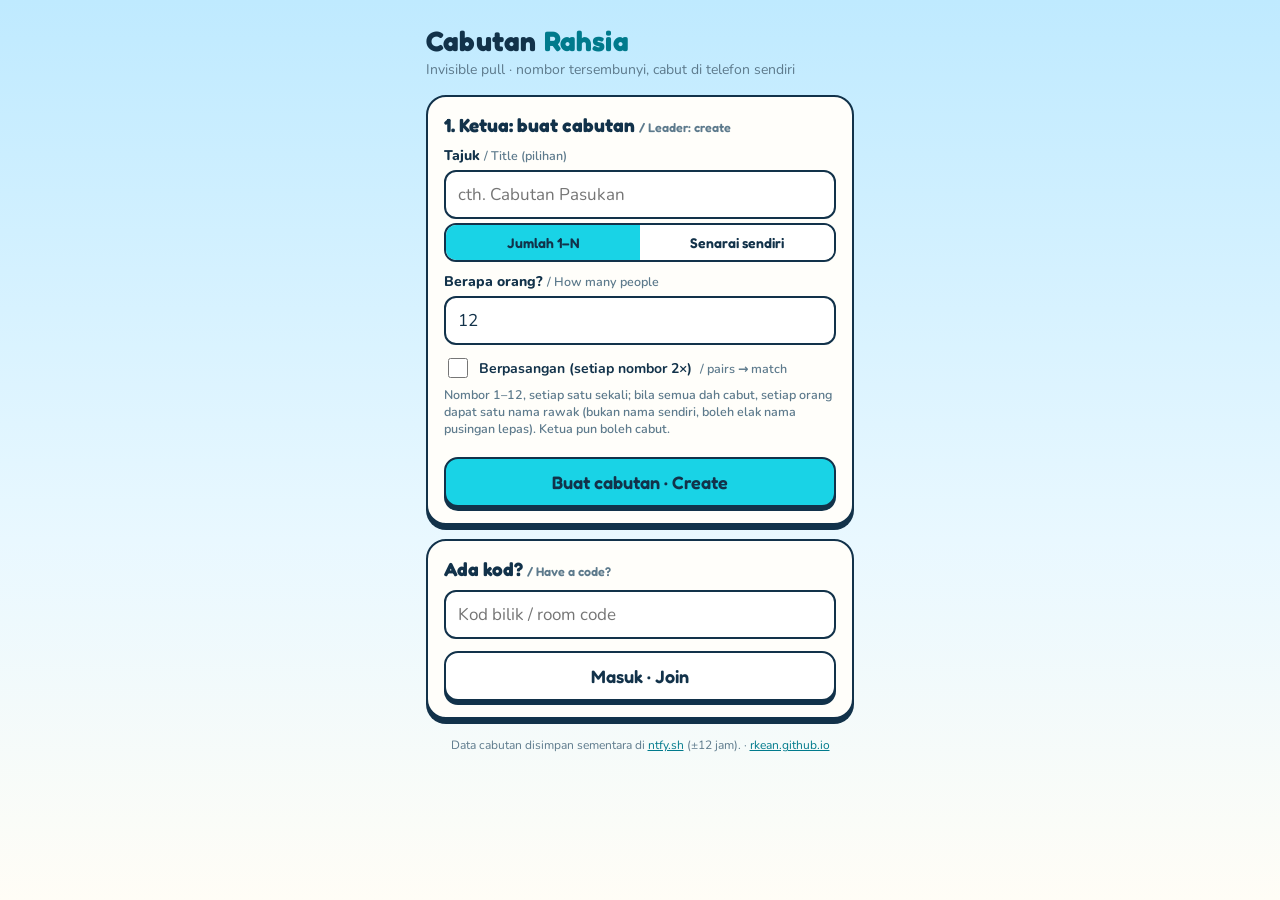
<file: pull/index.html>
<!doctype html>
<html lang="ms">
<head>
<meta charset="utf-8">
<meta name="viewport" content="width=device-width,initial-scale=1,viewport-fit=cover">
<title>Cabutan Rahsia · Invisible Pull</title>
<meta name="description" content="Cabutan nombor rahsia: ketua masukkan nombor, setiap orang cabut satu di telefon sendiri.">
<meta name="robots" content="noindex">
<meta name="theme-color" content="#19d3e6">
<link rel="icon" href="/assets/favicon.svg" type="image/svg+xml">
<link rel="preconnect" href="https://fonts.googleapis.com">
<link rel="preconnect" href="https://fonts.gstatic.com" crossorigin>
<link href="https://fonts.googleapis.com/css2?family=Fredoka:wght@500..700&family=Nunito:wght@400..900&display=swap" rel="stylesheet">
<style>
:root{--cy:#19d3e6;--cy2:#00c2d8;--cyd:#007a8c;--ink:#12324a;--mute:#5d7a8c;--sky:#bfeaff;--sky2:#e9f8ff;--card:#fffefa;--sun:#ffd447;--grass:#6cc85a;--red:#e2574c}
*{box-sizing:border-box}
html,body{margin:0}
body{font-family:Nunito,system-ui,sans-serif;color:var(--ink);background:linear-gradient(180deg,var(--sky) 0%,var(--sky2) 60%,#fffdf6 100%);min-height:100vh;min-height:100dvh;padding:env(safe-area-inset-top) 0 env(safe-area-inset-bottom)}
main{max-width:460px;margin:0 auto;padding:18px 16px 40px}
h1{font-family:Fredoka,sans-serif;font-size:28px;margin:6px 0 2px;letter-spacing:.2px}
h1 span{color:var(--cyd)}
.sub{color:var(--mute);margin:0 0 16px;font-size:14px}
.card{background:var(--card);border:2.5px solid var(--ink);border-radius:20px;padding:16px;margin:0 0 14px;box-shadow:0 5px 0 var(--ink)}
h2{font-family:Fredoka,sans-serif;font-size:19px;margin:0 0 10px}
label{display:block;font-weight:800;font-size:14px;margin:10px 0 5px}
small,.hint{color:var(--mute);font-size:12.5px;font-weight:600}
input[type=text],input[type=number],textarea{width:100%;font:inherit;font-size:17px;padding:11px 12px;border:2px solid var(--ink);border-radius:12px;background:#fff;color:var(--ink)}
textarea{min-height:76px;resize:vertical}
input:focus,textarea:focus{outline:3px solid var(--cy);outline-offset:1px}
.row{display:flex;gap:8px;align-items:center}
.row>*{flex:1}
.seg{display:flex;border:2px solid var(--ink);border-radius:12px;overflow:hidden;margin-top:4px}
.seg button{flex:1;border:0;border-radius:0;box-shadow:none;background:#fff;color:var(--ink);padding:9px 6px;font-size:14px;margin:0}
.seg button.on{background:var(--cy);}
.chk{display:flex;gap:8px;align-items:center;font-weight:700;font-size:14px;margin-top:10px}
.chk input{width:20px;height:20px;accent-color:var(--cyd)}
button,.btn{display:inline-block;font-family:Fredoka,sans-serif;font-weight:600;font-size:18px;border:2.5px solid var(--ink);border-radius:14px;padding:12px 16px;background:var(--cy);color:var(--ink);box-shadow:0 4px 0 var(--ink);cursor:pointer;text-decoration:none;text-align:center;width:100%;margin-top:12px;-webkit-tap-highlight-color:transparent}
button:active{transform:translateY(3px);box-shadow:0 1px 0 var(--ink)}
button:disabled{opacity:.55;cursor:default}
button.ghost{background:#fff}
button.sun{background:var(--sun)}
button.small{font-size:15px;padding:8px 10px;margin-top:8px}
.big{font-family:Fredoka,sans-serif;font-size:96px;line-height:1;text-align:center;color:var(--cyd);margin:8px 0;word-break:break-word}
.center{text-align:center}
.pill{display:inline-block;background:var(--sky2);border:2px solid var(--ink);border-radius:999px;padding:3px 10px;font-weight:800;font-size:13px}
.prog{height:16px;border:2px solid var(--ink);border-radius:999px;background:#fff;overflow:hidden;margin:8px 0}
.prog i{display:block;height:100%;background:var(--grass);width:0;transition:width .4s}
ul.list{list-style:none;padding:0;margin:8px 0 0}
ul.list li{display:flex;justify-content:space-between;gap:8px;padding:8px 2px;border-bottom:1.5px dashed #c9dbe5;font-weight:700}
ul.list li b{font-family:Fredoka,sans-serif;color:var(--cyd)}
.err{color:var(--red);font-weight:800;font-size:14px;margin-top:8px}
.share{display:flex;gap:8px}
.share input{font-size:13px}
.qr{display:block;margin:10px auto 0;width:180px;height:180px;border:2.5px solid var(--ink);border-radius:12px;background:#fff;padding:6px}
.match{background:#fff7cf;border:2px solid var(--ink);border-radius:14px;padding:10px;margin-top:10px;font-weight:800;text-align:center}
.spin{width:64px;height:64px;border:7px solid var(--sky);border-top-color:var(--cyd);border-radius:50%;margin:18px auto;animation:sp .8s linear infinite}
@keyframes sp{to{transform:rotate(360deg)}}
.pop{animation:pop .5s cubic-bezier(.2,1.6,.4,1)}
@keyframes pop{from{transform:scale(.3);opacity:0}to{transform:scale(1);opacity:1}}
.hide{display:none!important}
footer{text-align:center;color:var(--mute);font-size:12px;margin-top:18px}
footer a{color:var(--cyd)}
</style>
</head>
<body>
<main>
  <h1>Cabutan <span>Rahsia</span></h1>
  <p class="sub">Invisible pull · nombor tersembunyi, cabut di telefon sendiri</p>

  <!-- HOME / CREATE -->
  <section id="vHome" class="hide">
    <div class="card">
      <h2>1. Ketua: buat cabutan <small>/ Leader: create</small></h2>
      <label for="title">Tajuk <small>/ Title (pilihan)</small></label>
      <input id="title" type="text" maxlength="60" placeholder="cth. Cabutan Pasukan">
      <div class="seg" id="mode">
        <button type="button" data-m="count" class="on">Jumlah 1–N</button>
        <button type="button" data-m="list">Senarai sendiri</button>
      </div>
      <div id="mCount">
        <label for="count">Berapa orang? <small>/ How many people</small></label>
        <input id="count" type="number" min="2" max="500" value="12" inputmode="numeric">
        <label class="chk"><input id="pairs" type="checkbox"> Berpasangan (setiap nombor 2×) <small>/ pairs → match</small></label>
        <div class="hint" id="countHint"></div>
      </div>
      <div id="mList" class="hide">
        <label for="list">Nombor <small>/ Numbers (koma, ruang, atau 1-12)</small></label>
        <textarea id="list" placeholder="cth. 1,1,2,2,3,3 atau 1-12 atau 7 3 9 15"></textarea>
        <div class="hint" id="listHint"></div>
      </div>
      <div class="err" id="createErr"></div>
      <button id="btnCreate">Buat cabutan · Create</button>
    </div>
    <div class="card">
      <h2>Ada kod? <small>/ Have a code?</small></h2>
      <div class="row"><input id="joinCode" type="text" placeholder="Kod bilik / room code" autocapitalize="off" autocomplete="off"></div>
      <button class="ghost" id="btnJoin">Masuk · Join</button>
    </div>
  </section>

  <!-- PARTICIPANT -->
  <section id="vPull" class="hide">
    <div class="card center">
      <div class="pill" id="pTitle">Cabutan</div>
      <div id="pStatus" class="hint" style="margin-top:8px"></div>
      <div id="pForm">
        <label for="pName" style="text-align:left">Nama anda <small>/ Your name</small></label>
        <input id="pName" type="text" maxlength="30" placeholder="Nama" autocomplete="nickname">
        <button id="btnPull">🎲 Cabut · Pull</button>
        <div class="err" id="pErr"></div>
      </div>
      <div id="pWait" class="hide"><div class="spin"></div><b>Sedang cabut… / Pulling…</b></div>
      <div id="pResult" class="hide">
        <div class="hint">Nombor anda / Your number</div>
        <div class="big pop" id="pNum">?</div>
        <div id="pWho" class="hint"></div>
        <div id="pMatch" class="match hide"></div>
        <p class="hint">Hanya anda nampak ini 🤫 / Only you can see this</p>
      </div>
    </div>
    <div class="card hide" id="leaderBox">
      <h2>Panel ketua <small>/ Leader</small></h2>
      <div><b id="lCount">0 / 0</b> sudah cabut <small>/ pulled</small></div>
      <div class="prog"><i id="lBar"></i></div>
      <label>Kongsi pautan <small>/ Share link</small></label>
      <div class="share"><input id="shareUrl" type="text" readonly><button class="small" id="btnCopy" style="width:auto;margin:0">Salin</button></div>
      <button class="small ghost" id="btnShare">Kongsi · Share (WhatsApp…)</button>
      <button class="small ghost" id="btnQr">Tunjuk QR · Show QR</button>
      <img id="qr" class="qr hide" alt="QR code">
      <div class="hint" style="margin-top:8px">Kod / code: <b id="lCode"></b> · bilik tamat ±12 jam</div>
      <label>Siapa sudah cabut <small>/ Who pulled (nombor rahsia)</small></label>
      <ul class="list" id="lList"></ul>
      <div class="hint" style="margin-top:6px">🤫 Hanya orang yang cabut tahu nombor &amp; nama yang dia dapat. Ketua pun tak nampak. / Only each puller sees their own number &amp; match.</div>
      <div id="lMatch" class="hide">
        <label>Elak nama sama macam pusingan lepas <small>/ Avoid past draws</small></label>
        <div id="lPrevRooms"></div>
        <input id="lPrevCodes" type="text" placeholder="Pautan / kod bilik lepas (pilihan)" autocapitalize="off" autocomplete="off" style="margin-top:8px;font-size:14px">
        <textarea id="lPastTxt" placeholder="Siapa dapat siapa dulu, satu baris satu:&#10;Ali - Abu   (Ali dapat Abu)&#10;Siti - Mei" style="margin-top:8px;font-size:15px"></textarea>
        <button class="small ghost" id="btnSaveCfg">Simpan · Save</button>
        <div class="hint" id="lCfgMsg" style="margin-top:6px"></div>
        <button class="small sun" id="btnClose">🔀 Padankan sekarang · Match now</button>
        <div class="hint" style="margin-top:6px"><b>Simpan sebelum semua orang habis cabut</b> — lepas padanan keluar, ia tak berubah lagi. / Save before everyone has pulled. Setiap orang dapat satu nama rawak (bukan nama sendiri) bila semua nombor dicabut. Kalau ada yang tak datang, tekan Padankan sekarang. / Everyone gets one random other name when all numbers are pulled, or when you tap Match now.</div>
      </div>
      <div id="lMatchDone" class="hint hide" style="margin-top:8px"></div>
      <div id="lRematch" class="hide" style="margin-top:8px"><button class="small sun" id="btnRematch">🔁 Cabut semula · Rematch</button><div class="hint" id="lRmMsg" style="margin-top:6px"></div></div>
      <button class="small ghost" id="btnNew">+ Cabutan baru · New pull</button>
      <div class="hint" style="margin-top:8px">Simpan pautan ketua ini untuk buka panel semula. / Bookmark this leader link.</div>
    </div>
  </section>

  <section id="vLoad" class="hide"><div class="card center"><div class="spin"></div><b id="loadMsg">Memuat… / Loading…</b></div></section>

  <footer>Data cabutan disimpan sementara di <a href="https://ntfy.sh" target="_blank" rel="noopener">ntfy.sh</a> (±12 jam). · <a href="/">rkean.github.io</a></footer>
</main>

<script>
(() => {
'use strict';
const SRV = 'https://ntfy.sh/';
const PREFIX = 'rkpull-';
const WAIT_MS = 4000;            // claim-and-verify settle time
const $ = id => document.getElementById(id);
const views = ['vHome','vPull','vLoad'];
const show = v => views.forEach(x => $(x).classList.toggle('hide', x !== v));
const esc = s => String(s).replace(/[&<>"']/g, c => ({'&':'&amp;','<':'&lt;','>':'&gt;','"':'&quot;',"'":'&#39;'}[c]));

// ---------- helpers ----------
const ALPH = 'abcdefghjkmnpqrstuvwxyz23456789';
function rnd(n){const b=crypto.getRandomValues(new Uint8Array(n));let s='';for(const x of b)s+=ALPH[x%ALPH.length];return s;}
function shuffle(a){a=a.slice();for(let i=a.length-1;i>0;i--){const r=crypto.getRandomValues(new Uint32Array(1))[0]%(i+1);[a[i],a[r]]=[a[r],a[i]];}return a;}
async function sha(s){const h=await crypto.subtle.digest('SHA-256',new TextEncoder().encode(s));return [...new Uint8Array(h)].map(x=>x.toString(16).padStart(2,'0')).join('');}
// light obfuscation so numbers aren't plain text in the feed
function obf(arr,key){const t=new TextEncoder().encode(JSON.stringify(arr)),k=new TextEncoder().encode(key);const o=t.map((x,i)=>x^k[i%k.length]^((i*37)&255));let s='';o.forEach(x=>s+=String.fromCharCode(x));return btoa(s);}
function deobf(b64,key){const s=atob(b64),k=new TextEncoder().encode(key);const o=new Uint8Array(s.length);for(let i=0;i<s.length;i++)o[i]=s.charCodeAt(i)^k[i%k.length]^((i*37)&255);return JSON.parse(new TextDecoder().decode(o));}
function devId(){let d=localStorage.getItem('rkpull.dev');if(!d){d=rnd(16);localStorage.setItem('rkpull.dev',d);}return d;}
const DEV = devId();

function parseList(txt){
  const out=[];
  for(const tok of txt.split(/[\s,;]+/).filter(Boolean)){
    const m=tok.match(/^(-?\d+)\s*[-–]\s*(-?\d+)$/);
    if(m){let a=+m[1],b=+m[2];if(Math.abs(b-a)>999)throw new Error('Julat terlalu besar');const st=a<=b?1:-1;for(let i=a;st>0?i<=b:i>=b;i+=st)out.push(String(i));}
    else out.push(tok.slice(0,12));
  }
  return out;
}
function countList(n,pairs){const o=[];if(pairs){for(let i=1;i<=Math.ceil(n/2);i++){o.push(String(i));o.push(String(i));}o.length=n;}else for(let i=1;i<=n;i++)o.push(String(i));return o;}

// ---------- hash routing ----------
function hashParams(){const p=new URLSearchParams(location.hash.slice(1));return {r:(p.get('r')||'').toLowerCase().replace(/[^a-z0-9]/g,''),k:p.get('k')||''};}
const baseUrl = location.origin + location.pathname;

// ---------- ntfy ----------
async function publish(topic,obj){
  const res=await fetch(SRV+topic,{method:'POST',body:JSON.stringify(obj)});
  if(!res.ok)throw new Error('Server '+res.status);
  return res.json();
}
async function pollAll(topic){
  const res=await fetch(SRV+topic+'/json?poll=1&since=all',{cache:'no-store'});
  if(!res.ok)throw new Error('Server '+res.status);
  const txt=await res.text();
  return txt.split('\n').filter(Boolean).map(l=>{try{return JSON.parse(l)}catch(e){return null}}).filter(Boolean);
}

// ---------- room state ----------
let seed=null; // setup msg just published by this device (server cache lags ~1s)
let room=null; // {code, topic, k, isLeader, events:Map, es, setup, list, state}
function addEvents(evs){let ch=false;for(const e of evs){if(!e||e.event!=='message'||room.events.has(e.id))continue;let m;try{m=JSON.parse(e.message)}catch(x){continue}room.events.set(e.id,{id:e.id,time:e.time,m});ch=true;}if(ch)recompute();return ch;}

// Deterministic: every device sorts the same log the same way (server time, then id)
// Events: setup (first), claim (one per phone), cfg (leader: past pairs to avoid), close (leader: match now).
// The room is "final" once all numbers are taken or the leader closes it; nothing after that changes the result.
function computeLog(evMap){
  const evs=[...evMap.values()].sort((a,b)=>a.time-b.time||(a.id<b.id?-1:a.id>b.id?1:0));
  let setup=null,cfg=null,fin=false,closed=false;const assigned=[];const rmIds=[];const byDev=new Map();
  for(const e of evs){
    const m=e.m;
    if(!setup){if(m.t==='setup'&&m.v===1&&m.d)setup={...m,time:e.time,id:e.id};continue;}
    if(fin){if(m.t==='rematch'&&assigned.length>=2&&rmIds.length<100)rmIds.push(e.id);continue;}
    if(m.t==='claim'&&m.dev&&!byDev.has(m.dev)&&assigned.length<setup.n){
      const rec={dev:m.dev,name:String(m.name||'?').slice(0,30),slot:assigned.length,time:e.time,id:e.id};
      assigned.push(rec);byDev.set(m.dev,rec);if(assigned.length>=setup.n)fin=true;
    }else if(m.t==='cfg'&&typeof m.f==='string')cfg=m;
    else if(m.t==='close'&&assigned.length>=1){fin=true;closed=true;if(m.cfg&&evMap.has(m.cfg)){const c=evMap.get(m.cfg).m;if(c.t==='cfg'&&typeof c.f==='string')cfg=c;}}
  }
  // leader rematch: everyone who pulled gets a new random number (same people, nobody keeps theirs if possible)
  let cur=assigned;
  for(const rid of rmIds){
    const rng=seedRng(setup.id+'|rm|'+rid);const slots=cur.map(r=>r.slot);let best=null;
    for(let t=0;t<60;t++){const a=slots.slice();for(let i=a.length-1;i>0;i--){const j=Math.floor(rng()*(i+1));[a[i],a[j]]=[a[j],a[i]];}best=a;if(a.every((x,i)=>x!==slots[i]))break;}
    cur=cur.map((r,i)=>({...r,slot:best[i]}));
  }
  if(rmIds.length){byDev.clear();for(const r of cur)byDev.set(r.dev,r);}
  return {setup,assigned:cur,byDev,cfg,fin,closed,rmIds};
}
function compute(){return computeLog(room.events);}
function recompute(){
  room.state=compute();
  const s=room.state.setup;
  if(s&&!room.list){try{room.list=deobf(s.d,room.code);}catch(e){room.list=null;}}
  if(s&&room.list){room.matchMode=new Set(room.list).size<room.list.length?'same':'rand';}
  room.cfgData=readCfg(room.state.cfg,room.code);
  room.match=(room.matchMode==='rand'&&room.state.fin)?finalDraw(room.code,room.state,room.cfgData.pairs):null;
  render();
}
function numOf(rec){return room.list?room.list[rec.slot]:'?';}
const normName=s=>String(s||'').trim().toLowerCase().replace(/\s+/g,' ');
const pairKey=(a,b)=>normName(a)+'>'+normName(b); // directed: a got b
function readCfg(cfg,code){if(!cfg)return {pairs:[],prev:[],txt:''};try{const o=deobf(cfg.f,code);return {pairs:Array.isArray(o.pairs)?o.pairs:[],prev:Array.isArray(o.prev)?o.prev:[],txt:String(o.txt||'')};}catch(e){return {pairs:[],prev:[],txt:''};}}
function seedRng(str){let h1=1779033703,h2=3144134277,h3=1013904242,h4=2773480762;for(let i=0;i<str.length;i++){const k=str.charCodeAt(i);h1=h2^Math.imul(h1^k,597399067);h2=h3^Math.imul(h2^k,2869860233);h3=h4^Math.imul(h3^k,951274213);h4=h1^Math.imul(h4^k,2716044179);}h1=Math.imul(h3^(h1>>>18),597399067);h2=Math.imul(h4^(h2>>>22),2869860233);h3=Math.imul(h1^(h3>>>17),951274213);h4=Math.imul(h2^(h4>>>19),2716044179);let a=(h1^h2^h3^h4)>>>0;return()=>{a=(a+0x6D2B79F5)|0;let t=Math.imul(a^(a>>>15),1|a);t=(t+Math.imul(t^(t>>>7),61|t))^t;return((t^(t>>>14))>>>0)/4294967296;};}
// Secret-Santa style: everyone who pulled gets ONE other person (never themselves, never someone with
// their own name), one-way. Preferably one big random circle (A->B->C->...->A) so nobody gets each other
// mutually; past "giver>receiver" pairs are avoided. Seeded from the room's own log: same result on every phone.
function pairRoom(code,st,pastPairs,salt){
  const P=st.assigned.slice();const n=P.length;const to=new Map();
  if(n<2)return {to,repeats:0};
  const bad=new Set(pastPairs.map(p=>pairKey(p[0],p[1])));
  const ok=(a,b)=>a!==b&&normName(a.name)!==normName(b.name)&&!bad.has(pairKey(a.name,b.name));
  const rng=seedRng(code+'|'+st.setup.id+'|'+P.map(r=>r.dev).join(',')+(salt?'|rm|'+salt:''));
  const sh=a=>{a=a.slice();for(let i=a.length-1;i>0;i--){const r=Math.floor(rng()*(i+1));[a[i],a[r]]=[a[r],a[i]];}return a;};
  const done=m=>{m.forEach((v,k)=>to.set(k.dev,v.dev));};
  // 1) one random circle
  let steps=0;
  for(let t=0;t<20&&steps<300000;t++){
    const o=sh(P);const start=o[0];const path=[start];const used=new Set([start]);let lim=steps+15000;
    const dfs=()=>{if(++steps>lim)return false;const cur=path[path.length-1];
      if(path.length===n)return ok(cur,start);
      for(const c of sh(o)){if(used.has(c)||!ok(cur,c))continue;used.add(c);path.push(c);if(dfs())return true;path.pop();used.delete(c);}
      return false;};
    if(dfs()){const m=new Map();for(let i=0;i<n;i++)m.set(path[i],path[(i+1)%n]);done(m);return {to,repeats:0};}
  }
  // 2) any valid draw (some may get each other)
  {const o=sh(P);const m=new Map();const used=new Set();steps=0;
    const dfs=i=>{if(++steps>200000)return false;if(i===n)return true;const g=o[i];
      for(const c of sh(o)){if(used.has(c)||!ok(g,c))continue;used.add(c);m.set(g,c);if(dfs(i+1))return true;used.delete(c);m.delete(g);}
      return false;};
    if(dfs(0)){done(m);return {to,repeats:0};}}
  // 3) impossible: circle with the fewest repeats; only the leader is told
  let best=null,bv=1e9;
  for(let t=0;t<400;t++){const o=sh(P);let v=0;for(let i=0;i<n;i++)if(!ok(o[i],o[(i+1)%n]))v++;if(v<bv){bv=v;best=o;}if(!v)break;}
  const m=new Map();for(let i=0;i<n;i++)m.set(best[i],best[(i+1)%n]);done(m);
  return {to,repeats:bv};
}
// the draw in force: the first draw, then one new draw per leader rematch (also avoiding the draw just before it when possible)
function finalDraw(code,st,past){
  let m=pairRoom(code,st,past,'');const nm=new Map(st.assigned.map(r=>[r.dev,r.name]));
  for(const rid of (st.rmIds||[])){
    const prev=[];m.to.forEach((b,a)=>prev.push([nm.get(a),nm.get(b)]));
    let x=pairRoom(code,st,past.concat(prev),rid);
    if(x.repeats)x=pairRoom(code,st,past,rid); // can't avoid last draw too: still never repeat earlier rounds
    m=x;
  }
  return m;
}
// pairs that actually happened in another room (for "avoid past matches")
async function roomPairs(code,depth){
  const evs=await pollAll(PREFIX+code);const map=new Map();
  for(const e of evs){if(e.event!=='message')continue;try{map.set(e.id,{id:e.id,time:e.time,m:JSON.parse(e.message)});}catch(x){}}
  const st=computeLog(map);if(!st.setup)return {ok:false,code};
  let list;try{list=deobf(st.setup.d,code);}catch(e){return {ok:false,code};}
  const cfg=readCfg(st.cfg,code);const pairs=[];const add=g=>{for(let i=0;i<g.length;i++)for(let j=0;j<g.length;j++)if(i!==j)pairs.push([g[i],g[j]]);};
  let status='ok';
  if(new Set(list).size<list.length){const by=new Map();for(const r of st.assigned){const k=list[r.slot];if(!by.has(k))by.set(k,[]);by.get(k).push(r.name);}by.forEach(add);}
  else if(st.fin){const m=finalDraw(code,st,cfg.pairs);const nm=new Map(st.assigned.map(r=>[r.dev,r.name]));m.to.forEach((b,a)=>pairs.push([nm.get(a),nm.get(b)]));}
  else status='open';
  pairs.push(...cfg.pairs); // carry earlier rounds forward
  if(depth>0)for(const c of cfg.prev){if(c===code)continue;try{const r=await roomPairs(c,depth-1);if(r.ok)pairs.push(...r.pairs);}catch(e){}}
  return {ok:true,code,title:st.setup.title||code,pairs,status,people:st.assigned.length};
}
function parsePairsTxt(txt){ // "Ali - Abu" = Ali got Abu; "A - B - C" = A got B, B got C
  const out=[];for(const line of txt.split(/\n/)){const p=line.split(/\s*(?:->|=>|→|>|-|–|—|:|&|\/|,|\+|\bdapat\b|\bgot\b|\bdan\b|\band\b)\s*/i).map(s=>s.trim()).filter(Boolean);for(let i=0;i+1<p.length;i++)out.push([p[i],p[i+1]]);}return out;}
function leadRooms(){try{return JSON.parse(localStorage.getItem('rkpull.lead')||'[]');}catch(e){return [];}}
function deviceRooms(){ // rooms this phone led or pulled in (newest first)
  const m=new Map();for(const r of leadRooms())m.set(r.code,r.t||0);
  for(let i=0;i<localStorage.length;i++){const k=localStorage.key(i);const x=k&&k.match(/^rkpull\.([a-z0-9]{6,})$/);if(x&&!m.has(x[1]))m.set(x[1],0);}
  return [...m.entries()].sort((a,b)=>b[1]-a[1]).map(e=>e[0]);
}

function connect(){
  if(room.es)room.es.close();
  const es=new EventSource(SRV+room.topic+'/sse?since=all');
  room.es=es;
  es.onmessage=ev=>{try{addEvents([JSON.parse(ev.data)])}catch(e){}};
  es.onerror=()=>{if(es.readyState===2&&room&&room.es===es)setTimeout(()=>{if(room&&room.es===es)connect();},3000);};
  es.onopen=()=>{if(room.state&&room.state.setup)$('pStatus').textContent='';};
}

async function openRoom(code,k){
  show('vLoad');$('loadMsg').textContent='Memuat… / Loading…';
  room={code,topic:PREFIX+code,k,isLeader:false,events:new Map(),list:null,state:null,pulling:false,settledMine:false,waitMatch:false,lastSync:Date.now()};
  if(seed&&seed.topic===room.topic){addEvents([seed]);seed=null;}
  connect(); // SSE since=all replays the log, then streams live
  for(let i=0;i<40&&!(room.state&&room.state.setup);i++)await new Promise(r=>setTimeout(r,200));
  if(!(room.state&&room.state.setup)){try{addEvents(await pollAll(room.topic));}catch(e){}}
  if(!room.state||!room.state.setup){room.es.close();$('loadMsg').innerHTML='Bilik tak dijumpai atau sudah tamat. / Room not found or expired.<br><a href="'+baseUrl+'">Buat baru / New</a>';return;}
  if(k)room.isLeader=(await sha(k))===room.state.setup.lk;
  if(room.isLeader){const L=leadRooms().filter(x=>x.code!==code);L.unshift({code,t:Date.now()});localStorage.setItem('rkpull.lead',JSON.stringify(L.slice(0,30)));}
  room.settledMine=true; // full log already replayed, so an existing claim on this phone is final
  show('vPull');render();
  // safety resync: phones that sleep/lock can miss live events; catch up from the log
  const rc=room.code;const t=setInterval(()=>{if(!room||room.code!==rc){clearInterval(t);return;}if(needSync())resync();},10000);
}

// keep polling while this phone still waits for something (own number, partner) or the live stream is down
function needSync(){
  const st=room.state;if(!st||!st.setup)return true;
  const full=st.fin;
  if(room.isLeader&&!full)return true;
  const mine=st.byDev.get(DEV);
  if(mine&&room.waitMatch)return true;
  if(!full&&!mine&&(!room.es||room.es.readyState!==1))return true;
  if(full)return document.visibilityState==='visible'; // leader may rematch at any time
  return Date.now()-room.lastSync>60000&&!full;
}
async function resync(){if(!room||room.syncing)return;const r=room;r.syncing=true;try{addEvents(await pollAll(r.topic));r.lastSync=Date.now();}catch(e){}r.syncing=false;if(room===r&&r.es&&r.es.readyState===2)connect();}
document.addEventListener('visibilitychange',()=>{if(document.visibilityState==='visible'&&room&&room.state)resync();});

function render(){
  if(!room||!room.state||!room.state.setup)return;
  const {setup,assigned,byDev}=room.state;
  $('pTitle').textContent=setup.title||'Cabutan';
  const mine=byDev.get(DEV);
  const full=assigned.length>=setup.n;
  const saved=JSON.parse(localStorage.getItem('rkpull.'+room.code)||'null');
  if(!room.pulling){
    if(mine&&(saved||room.settledMine)){
      $('pForm').classList.add('hide');$('pWait').classList.add('hide');$('pResult').classList.remove('hide');
      const n=numOf(mine);
      if($('pNum').textContent!==n){$('pNum').textContent=n;$('pNum').classList.remove('pop');void $('pNum').offsetWidth;$('pNum').classList.add('pop');}
      $('pWho').textContent=mine.name;
      let mates=[],same=1,wait='';
      if(room.matchMode==='same'){
        same=room.list.filter(x=>x===n).length;
        mates=assigned.filter(r=>r.dev!==DEV&&numOf(r)===n).map(r=>({name:r.name}));
        if(mates.length<same-1)wait='⏳ Belum ada — pasangan anda belum cabut, akan muncul sendiri. / Waiting, appears here automatically.';
      }else if(room.matchMode==='rand'){
        same=2;
        if(room.match){const t=byDev.get(room.match.to.get(DEV));if(t)mates=[{name:t.name}];}
        else wait='⏳ Belum ada — nama anda keluar bila semua dah cabut ('+assigned.length+'/'+setup.n+'). / The name you get appears when everyone has pulled.';
      }
      room.waitMatch=!!wait;
      const rec={name:mine.name,n,mates:mates.map(m=>m.name)};
      if(!saved||saved.n!==n||JSON.stringify(saved.mates||[])!==JSON.stringify(rec.mates))localStorage.setItem('rkpull.'+room.code,JSON.stringify(rec));
      if(same>1){
        const who=mates.map(m=>esc(m.name)+(m.n!=null?' <small>(no. '+esc(m.n)+')</small>':'')).join(', ');
        $('pMatch').classList.remove('hide');
        $('pMatch').innerHTML=(room.matchMode==='rand'?'🎁 Anda dapat / You got:<br>':'🤝 Padanan anda / Your match:<br>')+(mates.length?'<b style="font-size:20px">'+who+'</b>':'')+(wait?(mates.length?'<br>':'')+wait:'')
          +(room.matchMode==='same'?'<div class="hint" style="margin-top:6px">Sama nombor '+esc(n)+' / Same number</div>':'');
      }
      else $('pMatch').classList.add('hide');
      const rk=(room.state.rmIds||[]).length;
      $('pStatus').innerHTML=rk?'<span class="hint">🔁 Ketua sudah cabut semula (ke-'+rk+'). Ini nombor &amp; nama terbaru anda. / Leader rematched; this is your latest result.</span>':'';
    }else if(room.state.fin&&!mine){
      $('pForm').classList.add('hide');$('pResult').classList.add('hide');
      $('pStatus').innerHTML=room.state.closed?'<b>Cabutan sudah ditutup oleh ketua. / The leader has closed this pull.</b>':'<b>Semua nombor sudah dicabut. / All numbers taken.</b>';
    }else{
      $('pForm').classList.remove('hide');$('pResult').classList.add('hide');
      $('pStatus').textContent=(setup.n-assigned.length)+' nombor tinggal / left';
      if(room.isLeader&&!$('pName').value)$('pName').placeholder='Nama (ketua pun boleh cabut)';
    }
  }
  if(room.isLeader){
    $('leaderBox').classList.remove('hide');
    $('lCount').textContent=assigned.length+' / '+setup.n;
    $('lBar').style.width=(100*assigned.length/setup.n)+'%';
    const link=baseUrl+'#r='+room.code;
    $('shareUrl').value=link;$('lCode').textContent=room.code;
    $('lList').innerHTML=assigned.map((r,i)=>'<li><span>'+(i+1)+'. '+esc(r.name)+'</span><span>🔒</span></li>').join('')||'<li><span class="hint">Belum ada / none yet</span></li>';
    renderLeadMatch();
    const rk=(room.state.rmIds||[]).length;
    $('lRematch').classList.toggle('hide',!(room.state.fin&&assigned.length>=2));
    if(!room.rmBusy)$('btnRematch').disabled=false;
    $('lRmMsg').innerHTML=(rk?'✓ Cabutan semula ke-'+rk+' siap. ':'')+'Nombor &amp; nama baru untuk '+assigned.length+' orang yang sama (tak perlu cabut lagi); semua orang muat semula untuk lihat. / New numbers &amp; names for the same people; everyone reloads to see.';
  }
}
function renderLeadMatch(){
  const st=room.state,box=$('lMatch'),done=$('lMatchDone');
  if(room.matchMode!=='rand'){box.classList.add('hide');done.classList.add('hide');return;}
  const pairs=room.cfgData.pairs;
  if(!room.cfgFilled){room.cfgFilled=true;loadPrevRooms();}
  if(!$('lPastTxt').value&&document.activeElement!==$('lPastTxt')&&room.cfgData.txt)$('lPastTxt').value=room.cfgData.txt;
  const names=new Set(st.assigned.map(r=>normName(r.name)));
  const missing=[...new Set(pairs.flat().filter(x=>!names.has(normName(x))))];
  const miss=st.assigned.length&&missing.length?'<br>Nama belum ada dalam bilik ini / not in this room yet: '+missing.slice(0,20).map(esc).join(', '):'';
  if(!st.fin){
    box.classList.remove('hide');done.classList.add('hide');
    $('lCfgMsg').innerHTML=(pairs.length?'✓ '+pairs.length+' nama pusingan lepas akan dielak (siapa dapat siapa). / past draws will be avoided.':'Tiada pusingan lepas disimpan. / No past draws saved.')+miss;
    $('btnClose').textContent='🔀 Padankan sekarang · Match now ('+st.assigned.length+' orang)';
    $('btnClose').disabled=st.assigned.length<2;
  }else{
    box.classList.add('hide');done.classList.remove('hide');
    const rp=room.match?room.match.repeats:0;
    done.innerHTML='✓ Siap: '+st.assigned.length+' orang dapat nama rawak'+(pairs.length?', '+pairs.length+' rekod pusingan lepas dielak':'')+'. Tiada siapa dapat nama sendiri; setiap orang nampak nama mereka sahaja. / Done: everyone got one random other person; each sees only their own.'
      +(rp?'<div class="err">⚠ Tak dapat elak semua: '+rp+' orang terpaksa dapat nama sama macam pusingan lepas (tiada susunan lain yang mungkin). / '+rp+' repeat(s) unavoidable.</div>':'')+miss;
  }
}
async function loadPrevRooms(){
  const el=$('lPrevRooms');const r0=room;const codes=deviceRooms().filter(c=>c!==room.code).slice(0,12);
  if(!codes.length){el.innerHTML='<div class="hint">Tiada bilik lepas di telefon ini. Taip pasangan lepas atau tampal pautan bilik lepas. / No earlier rooms on this phone.</div>';return;}
  el.innerHTML='<div class="hint">Mencari bilik lepas… / Looking for earlier rooms…</div>';
  const found=[];
  for(const c of codes){try{const r=await roomPairs(c,3);if(r.ok)found.push(r);}catch(e){}}
  if(room!==r0)return;
  room.prevFound=new Map(found.map(r=>[r.code,r]));
  const chosen=new Set(room.cfgData.prev);const fresh=!room.state.cfg;
  el.innerHTML=found.length?found.map(r=>'<label class="chk" style="margin-top:6px"><input type="checkbox" class="prevChk" value="'+esc(r.code)+'"'+((chosen.has(r.code)||(fresh&&r.pairs.length))?' checked':'')+'> '+esc(r.title)+' <small>· '+r.people+' orang · '+(r.status==='open'?'belum dipadankan':r.pairs.length+' nama dielak')+'</small></label>').join('')
    :'<div class="hint">Bilik lepas di telefon ini sudah tamat (±12 jam). Taip pasangan lepas di bawah. / Earlier rooms expired; type past pairs below.</div>';
}
async function saveCfg(){
  const btn=$('btnSaveCfg');btn.disabled=true;$('lCfgMsg').textContent='Menyimpan… / Saving…';
  try{
    const prev=[...document.querySelectorAll('.prevChk:checked')].map(x=>x.value);
    for(const m of $('lPrevCodes').value.matchAll(/(?:r=)?([a-z0-9]{8,12})/gi)){const c=m[1].toLowerCase();if(c!==room.code&&!prev.includes(c))prev.push(c);}
    const txt=$('lPastTxt').value.slice(0,1500);const pairs=parsePairsTxt(txt);const notFound=[];
    for(const c of prev){let r=room.prevFound&&room.prevFound.get(c);if(!r){try{r=await roomPairs(c,3);}catch(e){r=null;}}if(r&&r.ok)pairs.push(...r.pairs);else notFound.push(c);}
    const seen=new Set(),uniq=[];for(const p of pairs){const k=pairKey(p[0],p[1]);if(p[0]&&p[1]&&normName(p[0])!==normName(p[1])&&!seen.has(k)){seen.add(k);uniq.push([String(p[0]).slice(0,30),String(p[1]).slice(0,30)]);}}
    const f=obf({pairs:uniq,prev,txt},room.code);if(f.length>3800)throw new Error('Terlalu banyak pasangan / too many pairs');
    const cm=await publish(room.topic,{t:'cfg',f});room.lastCfgId=cm.id;addEvents([cm]);
    if(notFound.length)$('lCfgMsg').innerHTML+='<br>Bilik tak dijumpai / not found: '+notFound.map(esc).join(', ');
    btn.disabled=false;return true;
  }catch(e){$('lCfgMsg').textContent='Gagal / Failed: '+e.message;btn.disabled=false;return false;}
}
async function rematch(){
  const n=room.state.assigned.length;
  if(!confirm('Cabut semula untuk '+n+' orang? Semua orang dapat nombor & nama baru (yang lama tak terpakai lagi).\nRematch '+n+' people? Everyone gets a new number & name.'))return;
  room.rmBusy=true;$('btnRematch').disabled=true;$('lRmMsg').textContent='Mencabut semula… / Rematching…';
  try{addEvents([await publish(room.topic,{t:'rematch'})]);setTimeout(resync,2500);}catch(e){$('lRmMsg').textContent='Gagal / Failed: '+e.message;}
  room.rmBusy=false;$('btnRematch').disabled=false;
}
async function closeRoom(){
  const n=room.state.assigned.length;
  if(!confirm('Padankan '+n+' orang sekarang? Lepas ini tiada siapa boleh cabut lagi.\nMatch '+n+' people now? No more pulls after this.'))return;
  $('btnClose').disabled=true;
  if(!(await saveCfg())){$('btnClose').disabled=false;return;}
  await new Promise(r=>setTimeout(r,1200)); // let the saved settings land first (server time is per second)
  try{addEvents([await publish(room.topic,{t:'close',cfg:room.lastCfgId})]);setTimeout(resync,2500);}catch(e){$('lCfgMsg').textContent='Gagal / Failed: '+e.message;$('btnClose').disabled=false;}
}

async function doPull(){
  const name=$('pName').value.trim();
  $('pErr').textContent='';
  if(!name){$('pErr').textContent='Masukkan nama / Enter your name';$('pName').focus();return;}
  localStorage.setItem('rkpull.name',name);
  room.pulling=true;$('pForm').classList.add('hide');$('pWait').classList.remove('hide');
  try{
    if(!room.state.byDev.has(DEV)){
      const msg=await publish(room.topic,{t:'claim',dev:DEV,name,nonce:rnd(6)});
      addEvents([msg]);
    }
    // claim-and-verify: let concurrent claims land, then re-read the full log
    await new Promise(r=>setTimeout(r,WAIT_MS));
    addEvents(await pollAll(room.topic));
  }catch(e){$('pErr').textContent='Gagal / Failed: '+e.message;}
  room.pulling=false;room.settledMine=true;$('pWait').classList.add('hide');
  const mine=room.state.byDev.get(DEV);
  if(!mine&&!$('pErr').textContent)$('pErr').textContent='Maaf, nombor habis. / Sorry, none left.';
  render();
}

async function create(){
  $('createErr').textContent='';
  const mode=document.querySelector('#mode .on').dataset.m;
  let list;
  try{
    if(mode==='count'){const n=parseInt($('count').value,10);if(!(n>=2&&n<=500))throw new Error('2–500 orang');list=countList(n,$('pairs').checked);}
    else{list=parseList($('list').value);if(list.length<2)throw new Error('Masukkan sekurang-kurangnya 2 nombor');if(list.length>500)throw new Error('Maksimum 500');}
  }catch(e){$('createErr').textContent=e.message;return;}
  const btn=$('btnCreate');btn.disabled=true;btn.textContent='Membuat… / Creating…';
  const code=rnd(10),k=rnd(14);
  try{
    seed=await publish(PREFIX+code,{t:'setup',v:1,title:$('title').value.trim().slice(0,60),n:list.length,d:obf(shuffle(list),code),lk:await sha(k)});
    location.hash='r='+code+'&k='+k;
  }catch(e){$('createErr').textContent='Gagal / Failed: '+e.message;}
  btn.disabled=false;btn.textContent='Buat cabutan · Create';
}

function updHints(){
  const n=parseInt($('count').value,10)||0;
  $('countHint').textContent=n>=2?($('pairs').checked?'Nombor 1–'+Math.ceil(n/2)+', setiap satu 2× (cari pasangan). ':'Nombor 1–'+n+', setiap satu sekali; bila semua dah cabut, setiap orang dapat satu nama rawak (bukan nama sendiri, boleh elak nama pusingan lepas). ')+'Ketua pun boleh cabut.':'';
  try{const l=parseList($('list').value);$('listHint').textContent=l.length?l.length+' nombor: '+l.slice(0,30).join(', ')+(l.length>30?'…':''):'';}catch(e){$('listHint').textContent=e.message;}
}

// ---------- wire up ----------
document.querySelectorAll('#mode button').forEach(b=>b.onclick=()=>{document.querySelectorAll('#mode button').forEach(x=>x.classList.toggle('on',x===b));$('mCount').classList.toggle('hide',b.dataset.m!=='count');$('mList').classList.toggle('hide',b.dataset.m!=='list');updHints();});
['count','pairs','list'].forEach(id=>$(id).addEventListener('input',updHints));
$('btnCreate').onclick=create;
$('btnJoin').onclick=()=>{let c=$('joinCode').value.trim();const m=c.match(/r=([a-z0-9]+)/i);if(m)c=m[1];c=c.toLowerCase().replace(/[^a-z0-9]/g,'');if(c)location.hash='r='+c;};
$('btnPull').onclick=doPull;
$('pName').addEventListener('keydown',e=>{if(e.key==='Enter')doPull();});
$('btnCopy').onclick=async()=>{try{await navigator.clipboard.writeText($('shareUrl').value);$('btnCopy').textContent='✓';}catch(e){$('shareUrl').select();document.execCommand('copy');$('btnCopy').textContent='✓';}setTimeout(()=>$('btnCopy').textContent='Salin',1500);};
$('btnShare').onclick=()=>{const url=$('shareUrl').value,t='Jom cabut nombor rahsia 🎲 '+url;if(navigator.share)navigator.share({title:'Cabutan Rahsia',text:'Jom cabut nombor rahsia 🎲',url}).catch(()=>{});else window.open('https://wa.me/?text='+encodeURIComponent(t),'_blank');};
$('btnQr').onclick=()=>{const q=$('qr');if(q.classList.contains('hide')){q.src='https://api.qrserver.com/v1/create-qr-code/?size=360x360&margin=0&data='+encodeURIComponent($('shareUrl').value);q.classList.remove('hide');}else q.classList.add('hide');};
$('btnSaveCfg').onclick=saveCfg;$('btnClose').onclick=closeRoom;$('btnRematch').onclick=rematch;
$('btnNew').onclick=()=>{location.hash='';};

function route(){
  const {r,k}=hashParams();
  if(room&&room.es){room.es.close();}
  room=null;
  $('pForm').classList.remove('hide');$('pResult').classList.add('hide');$('pWait').classList.add('hide');$('leaderBox').classList.add('hide');$('lMatch').classList.add('hide');$('lMatchDone').classList.add('hide');$('lRematch').classList.add('hide');$('lPrevRooms').innerHTML='';$('lPrevCodes').value='';$('lPastTxt').value='';$('qr').classList.add('hide');
  $('pName').value=localStorage.getItem('rkpull.name')||'';
  if(r)openRoom(r,k);else{show('vHome');updHints();}
}
window.addEventListener('hashchange',route);
route();
window.__rkpull={get room(){return room}};
})();
</script>
</body>
</html>
</file>
<file: assets/style.css>
/* rkean.github.io — sunny "creature meadow" theme: cyan accent, sky, grass, sun. Original styles. */
:root{--cy:#19d3e6;--cy2:#00c2d8;--cyd:#007a8c;--sky:#bfeaff;--sky2:#e9f8ff;--grass:#6cc85a;--grassd:#3f9a3a;--sun:#ffd447;--cream:#fffdf6;
  --ink:#12324a;--dim:#3d5b70;--mute:#5d7a8c;--line:#12324a;--card:#fffefa;--soft:0 10px 30px -14px rgba(18,50,74,.35);--chunk:0 5px 0 #12324a;
  --f:'Nunito',system-ui,-apple-system,'Segoe UI',Roboto,Arial,sans-serif;--h:'Fredoka','Baloo 2','Nunito',system-ui,sans-serif;--m:'Nunito',system-ui,sans-serif;
  --pad:clamp(20px,4.5vw,64px);--maxw:1320px;--ease:cubic-bezier(.16,1,.3,1);--bounce:cubic-bezier(.34,1.56,.64,1)}
*,*::before,*::after{box-sizing:border-box}
html{background:var(--sky2);color:var(--ink);scroll-behavior:smooth;-webkit-text-size-adjust:100%}
.rm{scroll-behavior:auto}
body{margin:0;font-family:var(--f);font-size:17px;line-height:1.6;-webkit-font-smoothing:antialiased;overflow-x:hidden}
img{max-width:100%;display:block}
a{color:inherit}
.mono{font-family:var(--m);font-weight:800;letter-spacing:.04em}
::selection{background:var(--cy);color:var(--ink)}
:focus-visible{outline:3px solid var(--cyd);outline-offset:3px}
.skip{position:absolute;left:12px;top:-60px;z-index:200;background:var(--cy);color:var(--ink);padding:10px 14px;font-weight:800;text-decoration:none;border-radius:999px}
.skip:focus{top:12px}

/* background: painted sky + hills first (fast first paint); the WebGL canvas (transparent) fades in on top */
.bg{position:fixed;inset:0;z-index:0;pointer-events:none;background:linear-gradient(180deg,#8fd9ff 0%,#c4ecff 38%,#eefaff 72%,#f6fff0 100%)}
.bg::before{content:"";position:absolute;right:9vw;top:9vh;width:clamp(90px,11vw,170px);aspect-ratio:1;border-radius:50%;background:radial-gradient(circle,#fff6c2 0 38%,#ffe066 62%,rgba(255,224,102,0) 72%)}
.bg::after{content:"";position:absolute;left:-10vw;right:-10vw;bottom:-14vh;height:34vh;border-radius:50% 50% 0 0/100% 100% 0 0;background:linear-gradient(180deg,#8ee07c,#5fbf52);opacity:.55}
.bg__fallback{position:absolute;inset:0;
  background:radial-gradient(14vmax 6vmax at 18% 16%,rgba(255,255,255,.95),rgba(255,255,255,0) 70%),radial-gradient(18vmax 7vmax at 64% 24%,rgba(255,255,255,.85),rgba(255,255,255,0) 70%),
  radial-gradient(circle,rgba(25,211,230,.45) 1.4px,transparent 2px) 0 0/26px 26px;transition:opacity 1.2s}
#gl{position:absolute;inset:0;width:100%;height:100%;display:block;opacity:0;transition:opacity 1.2s}
.gl-on #gl{opacity:1}.gl-on .bg__fallback{opacity:.55}
.gl-lost #gl{opacity:0}.gl-lost .bg__fallback{opacity:1}
/* legibility wash: plain gradient layer (never a CSS filter on the canvas) */
.bg__shade{position:absolute;inset:0;background:linear-gradient(90deg,rgba(255,255,255,.72) 0%,rgba(255,255,255,.38) 44%,rgba(255,255,255,0) 70%)}
@media (max-width:820px){.bg__shade{background:linear-gradient(180deg,rgba(255,255,255,.35),rgba(255,255,255,.55))}}

/* nav */
.nav{position:fixed;top:0;left:0;right:0;z-index:50;display:flex;align-items:center;gap:28px;padding:14px var(--pad);background:linear-gradient(180deg,rgba(233,248,255,.95),rgba(233,248,255,0))}
.brand{display:flex;align-items:center;gap:12px;text-decoration:none}
.brand__mark{display:grid;place-items:center;width:42px;height:42px;border:3px solid var(--ink);border-radius:14px;background:var(--cy);color:var(--ink);font-family:var(--h);font-weight:700;font-size:17px;box-shadow:0 3px 0 var(--ink);transform:rotate(-4deg)}
.brand__name{font-size:13px;color:var(--ink)}.brand__name sup{color:var(--cyd);font-size:9px}
.nav__links{display:flex;gap:6px;list-style:none;margin:0 0 0 auto;padding:6px;font-size:13px;background:rgba(255,255,255,.8);border:2px solid var(--ink);border-radius:999px;box-shadow:0 3px 0 var(--ink)}
.nav__links a{display:block;padding:6px 14px;border-radius:999px;text-decoration:none;color:var(--ink);transition:color .2s,background .2s}
.nav__links a:hover,.nav__links a.on{color:var(--ink);background:var(--cy)}
.nav__plaza{font-size:13px;text-decoration:none;color:var(--ink);background:var(--sun);border:2px solid var(--ink);padding:9px 16px;border-radius:999px;box-shadow:0 3px 0 var(--ink);transition:transform .25s var(--bounce)}
.nav__plaza:hover{transform:translateY(-2px) rotate(-2deg)}
.nav__prog{position:absolute;left:0;bottom:0;height:4px;width:100%;background:linear-gradient(90deg,var(--cy),var(--grass));border-radius:0 4px 4px 0;transform-origin:0 50%;transform:scaleX(var(--p,0))}
@media (max-width:820px){.nav{gap:12px;padding:12px var(--pad)}.nav__links{display:none}.brand__name{display:none}.nav__plaza{margin-left:auto}}

main{position:relative;z-index:2}
section{position:relative;padding:clamp(90px,14vh,160px) var(--pad);max-width:var(--maxw);margin:0 auto}
.kicker{display:inline-block;color:var(--ink);background:var(--cy);border:2px solid var(--ink);border-radius:999px;padding:4px 14px;font-size:13px;margin:0 0 18px;box-shadow:0 3px 0 var(--ink);transform:rotate(-2deg)}
h1,h2,h3{font-family:var(--h);font-weight:700;line-height:1.02;margin:0}
h2{font-size:clamp(38px,5.6vw,78px);letter-spacing:-.01em}
.sec-h{max-width:760px;margin-bottom:56px}
.sec-h__p{color:var(--dim);max-width:640px;margin:22px 0 0}
.chips{display:flex;flex-wrap:wrap;gap:8px;list-style:none;padding:0;margin:0}
.chips li{font-size:13px;font-weight:700;border:2px solid #b9e9f0;color:var(--ink);padding:5px 12px;border-radius:999px;background:#e8fbfd}
.tag{display:inline-block;font-size:12px;color:var(--ink);background:var(--sun);padding:3px 10px;border-radius:999px;border:2px solid var(--ink);transform:rotate(-3deg)}
.btn{display:inline-flex;align-items:center;gap:10px;padding:14px 26px;border-radius:999px;background:var(--cy);color:var(--ink);font-family:var(--h);font-weight:600;text-decoration:none;font-size:17px;border:3px solid var(--ink);box-shadow:var(--chunk);transition:transform .25s var(--bounce),box-shadow .25s}
.btn:hover{transform:translateY(-3px);box-shadow:0 8px 0 var(--ink)}
.btn:active{transform:translateY(3px);box-shadow:0 2px 0 var(--ink)}
.btn--ghost{background:#fff;color:var(--ink)}.btn--ghost:hover{background:var(--cream)}

/* hero */
.hero{min-height:100vh;min-height:100svh;display:flex;flex-direction:column;justify-content:center;padding-top:120px}
.eyebrow{font-size:13px;color:var(--ink);display:inline-flex;align-self:flex-start;align-items:center;gap:10px;margin:0 0 24px;background:rgba(255,255,255,.85);border:2px solid var(--ink);border-radius:999px;padding:6px 14px 6px 10px}
.dot{width:10px;height:10px;flex:none;border-radius:50%;background:var(--grass);box-shadow:0 0 0 3px rgba(108,200,90,.3);animation:pulse 1.6s infinite}
@keyframes pulse{50%{box-shadow:0 0 0 7px rgba(108,200,90,0)}}
.hero__name{font-size:clamp(56px,10vw,160px);letter-spacing:-.01em;line-height:.92;max-width:11ch;color:var(--ink)}
.hero__name span{display:block}.hero__name span+span{color:var(--cy);font-size:.48em;margin-top:.12em;-webkit-text-stroke:2.5px var(--ink);paint-order:stroke fill;text-shadow:0 4px 0 var(--ink)}
.hero__role{font-family:var(--h);font-size:clamp(22px,2.6vw,34px);font-weight:600;color:var(--cyd);margin:26px 0 0}
.hero__intro{max-width:560px;color:var(--dim);margin:16px 0 0;font-weight:600}
.hero__facts{display:flex;flex-wrap:wrap;gap:8px 10px;list-style:none;padding:0;margin:24px 0 0;font-size:13px;color:var(--ink)}
.hero__facts li{background:#fff;border:2px solid var(--ink);border-radius:999px;padding:3px 12px}
.hero__facts li::before{content:'★ ';color:#f2b705}
.hero__cta{display:flex;flex-wrap:wrap;gap:14px;margin-top:34px}
.scroll-hint{position:absolute;left:var(--pad);bottom:24px;font-size:12px;color:var(--dim);text-decoration:none;display:flex;align-items:center;gap:10px}
.scroll-hint span{width:22px;height:34px;border:3px solid var(--ink);border-radius:999px;position:relative}
.scroll-hint span::after{content:"";position:absolute;left:50%;top:6px;width:4px;height:8px;margin-left:-2px;border-radius:4px;background:var(--cyd);animation:drip 1.6s infinite}
@keyframes drip{0%{transform:translateY(0);opacity:1}70%{transform:translateY(10px);opacity:0}100%{opacity:0}}

/* stats */
.stats{padding-top:60px;padding-bottom:60px}
.stats__list{list-style:none;margin:0;padding:0;display:grid;grid-template-columns:repeat(4,1fr);gap:18px}
.stats__list li{padding:30px 24px;background:var(--card);border:3px solid var(--ink);border-radius:26px;box-shadow:var(--chunk)}
.stats__list li:nth-child(2){background:#e6fbfe}.stats__list li:nth-child(3){background:#fff8d9}.stats__list li:nth-child(4){background:#eafbe4}
.stat__n{display:block;font-family:var(--h);font-size:clamp(42px,5vw,76px);font-weight:700;color:var(--cyd);line-height:1;font-variant-numeric:tabular-nums}
.stat__l{display:block;margin-top:12px;font-size:13px;color:var(--dim);line-height:1.45}
.stats__note{color:var(--dim);font-size:13px;margin:22px 0 0}
@media (max-width:900px){.stats__list{grid-template-columns:1fr 1fr}}
@media (max-width:420px){.stats__list{gap:12px}.stats__list li{padding:20px 16px;border-radius:20px}}

/* works */
.cards{display:grid;grid-template-columns:repeat(2,1fr);gap:26px}
.card{position:relative}
.card:first-child{grid-column:1/-1}
.card__open{all:unset;box-sizing:border-box;display:flex;flex-direction:column;width:100%;height:100%;cursor:pointer;background:var(--card);border:3px solid var(--ink);border-radius:28px;overflow:hidden;box-shadow:0 6px 0 var(--ink);transition:transform .35s var(--bounce),box-shadow .35s}
.card__open:hover,.card__open:focus-visible{transform:translateY(-5px) rotate(-.4deg);box-shadow:0 11px 0 var(--ink)}
.card__open:focus-visible{outline:3px solid var(--cyd);outline-offset:4px}
.card__media{display:block;aspect-ratio:16/10;overflow:hidden;background:#dff4fb;border-bottom:3px solid var(--ink)}
.card:first-child .card__media{aspect-ratio:21/9}
.card__media img{width:100%;height:100%;object-fit:cover;object-position:top;transition:transform 1s var(--ease)}
.card__open:hover .card__media img{transform:scale(1.04)}
.card__txt{height:100%;display:flex;flex-direction:column;justify-content:space-between;padding:22px;color:var(--ink);
  background:radial-gradient(circle,rgba(255,255,255,.7) 2px,transparent 2.5px) 0 0/22px 22px,linear-gradient(135deg,#9fe7f2,#d6f6c9)}
.card__txt b{font-family:var(--h);font-size:clamp(24px,2.6vw,38px);font-weight:700;line-height:1.05;color:var(--ink)}
.card__txt span{font-size:12px;color:var(--ink);font-weight:800;opacity:.8}
.card__meta{display:flex;justify-content:space-between;align-items:center;padding:18px 22px 0}
.card__no{font-size:13px;color:var(--mute)}
.card__title{display:block;padding:10px 22px 0;font-family:var(--h);font-size:clamp(21px,1.9vw,27px);font-weight:600;line-height:1.15}
.card__sub{display:block;padding:6px 22px 0;font-size:13px;color:var(--dim)}
.card__cta{display:inline-block;align-self:flex-start;margin:16px 22px 22px;margin-top:auto;font-size:13px;color:var(--ink);background:#e6fbfe;border:2px solid var(--ink);border-radius:999px;padding:5px 14px}
.card__open:hover .card__cta{background:var(--cy)}
.card__sub+.card__cta{margin-top:16px}
.more-h{display:inline-block;font-size:15px;color:var(--ink);margin:70px 0 18px;background:var(--sun);border:2px solid var(--ink);border-radius:999px;padding:4px 14px;box-shadow:0 3px 0 var(--ink)}
.more{list-style:none;margin:0;padding:0;display:grid;grid-template-columns:repeat(3,1fr);gap:16px}
.more li{display:flex;flex-direction:column;gap:8px;padding:20px;border:3px solid var(--ink);border-radius:22px;background:var(--card);box-shadow:0 4px 0 var(--ink)}
.more li b{font-family:var(--h);font-weight:600;font-size:19px;line-height:1.2}.more li span:not(.tag){color:var(--dim);font-size:14px}
.more .tag{align-self:flex-start;background:#e6fbfe}
.more__stack{font-size:12px!important;color:var(--cyd)!important;margin-top:auto;font-weight:800}
@media (max-width:900px){.cards{grid-template-columns:1fr}.card:first-child .card__media{aspect-ratio:16/10}.more{grid-template-columns:1fr 1fr}}
@media (max-width:560px){.more{grid-template-columns:1fr}}

/* skills */
.skills__grid{display:grid;grid-template-columns:repeat(3,1fr);gap:16px;max-width:980px}
.skill{padding:22px;border:3px solid var(--ink);border-radius:22px;background:var(--card);box-shadow:0 4px 0 var(--ink)}
.skill h3{font-family:var(--m);font-size:14px;color:var(--ink);font-weight:800;margin-bottom:14px;display:flex;align-items:center;gap:10px}
.skill h3 span{display:grid;place-items:center;width:28px;height:28px;border-radius:50%;background:var(--cy);border:2px solid var(--ink);font-size:12px}
.facts{display:grid;grid-template-columns:repeat(3,1fr);gap:16px;max-width:980px;margin:40px 0 0}
.facts div{background:rgba(255,255,255,.85);border:2px dashed var(--cyd);border-radius:18px;padding:14px 16px}
.facts dt{font-size:13px;color:var(--cyd)}.facts dd{margin:6px 0 0;color:var(--ink);font-weight:600}
@media (max-width:900px){.skills__grid,.facts{grid-template-columns:1fr 1fr}}
@media (max-width:560px){.skills__grid,.facts{grid-template-columns:1fr}}

/* experience timeline */
.tl{position:relative;max-width:860px;padding-left:48px}
.tl ol{list-style:none;margin:0;padding:0}
.tl__line{position:absolute;left:11px;top:6px;bottom:0;width:6px;border-radius:6px;background:#cfeef5}
.tl__fill{position:absolute;inset:0;border-radius:6px;background:linear-gradient(180deg,var(--cy),var(--grass));transform-origin:top}
.js .tl__fill{transform:scaleY(var(--tl,0))}.rm .tl__fill{transform:none}
.tl__item{position:relative;padding:0 0 56px}
.tl__dot{position:absolute;left:-46px;top:2px;width:24px;height:24px;border-radius:50%;border:3px solid var(--ink);background:#fff;transition:background .4s,transform .4s var(--bounce)}
.tl__item.lit .tl__dot{background:var(--sun);transform:scale(1.15)}
.tl__when{display:inline-block;font-size:13px;color:var(--ink);background:#e6fbfe;border:2px solid var(--ink);border-radius:999px;padding:2px 12px;margin:0}
.tl__role{font-size:clamp(24px,2.6vw,34px);margin:12px 0 6px}
.tl__where{font-size:13px;color:var(--dim);margin:0 0 14px}
.tl__item ul{margin:0;padding:18px 22px 18px 40px;color:var(--ink);background:var(--card);border:3px solid var(--ink);border-radius:22px;box-shadow:0 4px 0 var(--ink)}
.tl__item ul li{margin:4px 0}.tl__item ul li::marker{color:var(--cyd)}

/* contact */
.contact{min-height:100vh;display:flex;flex-direction:column;justify-content:center;text-align:center;align-items:center}
.contact__h{font-size:clamp(46px,8.4vw,140px);line-height:.95;max-width:12ch}
.contact__h em{font-style:normal;color:var(--cy);-webkit-text-stroke:3px var(--ink);paint-order:stroke fill;text-shadow:0 6px 0 var(--ink)}
.contact__p{color:var(--dim);margin:28px 0 0;font-weight:600}
.contact__list{list-style:none;padding:0;margin:40px 0 0;display:flex;flex-wrap:wrap;justify-content:center;gap:16px}
.contact__big{display:flex;flex-direction:column;align-items:flex-start;gap:2px;text-decoration:none;padding:16px 26px;border:3px solid var(--ink);border-radius:24px;background:var(--card);font-family:var(--h);font-size:clamp(18px,2.2vw,28px);font-weight:600;box-shadow:var(--chunk);transition:transform .25s var(--bounce)}
.contact__big span{font-family:var(--m);font-size:12px;color:var(--cyd);font-weight:800}
.contact__big:hover{transform:translateY(-3px) rotate(-1deg)}
.contact__links{display:flex;gap:14px;margin:26px 0 0;font-size:14px}
.contact__links a{color:var(--ink);text-decoration:none;background:#fff;border:2px solid var(--ink);border-radius:999px;padding:4px 14px}.contact__links a:hover{background:var(--cy)}
.plaza{display:flex;flex-direction:column;align-items:center;gap:2px;margin-top:54px;padding:20px 44px;border-radius:999px;background:var(--grass);color:var(--ink);text-decoration:none;border:3px solid var(--ink);box-shadow:0 6px 0 var(--ink);transition:transform .3s var(--bounce)}
.plaza span{font-size:12px}.plaza b{font-family:var(--h);font-size:clamp(22px,2.6vw,32px);font-weight:700}
.plaza:hover{transform:scale(1.05) rotate(-1.5deg)}
.foot{position:relative;z-index:2;display:flex;justify-content:space-between;gap:16px;flex-wrap:wrap;padding:22px var(--pad);border-top:3px solid var(--ink);font-size:13px;color:var(--ink);background:#bfe9a9}
.foot a{text-decoration:none}.foot a:hover{color:var(--cyd)}

/* reveal (only when JS runs; content is visible without it) */
.js [data-reveal]{opacity:0;transform:translateY(28px) scale(.98);transition:opacity .8s var(--ease),transform .8s var(--bounce)}
.js [data-reveal].in{opacity:1;transform:none}
.rm [data-reveal]{opacity:1!important;transform:none!important;transition:none}

/* project panel */
.panel{width:min(1100px,100vw - 24px);max-height:calc(100vh - 24px);margin:auto;padding:0;border:3px solid var(--ink);border-radius:28px;background:var(--cream);color:var(--ink);overflow:auto;overscroll-behavior:contain;box-shadow:0 8px 0 var(--ink)}
.panel::backdrop{background:rgba(90,170,210,.55)}
.panel[open]{animation:pop .45s var(--bounce)}
@keyframes pop{from{opacity:0;transform:translateY(24px) scale(.94)}}
.panel__in{position:relative;padding:clamp(22px,3.5vw,44px)}
.panel__x{position:sticky;top:0;float:right;z-index:3;background:var(--cy);color:var(--ink);border:2px solid var(--ink);border-radius:999px;padding:8px 14px;font-size:13px;cursor:pointer;box-shadow:0 3px 0 var(--ink)}
.panel__meta{display:inline-block;font-size:13px;color:var(--ink);background:var(--sun);border:2px solid var(--ink);border-radius:999px;padding:2px 12px;margin:0 0 14px}
.panel__title{font-size:clamp(28px,4.2vw,54px);max-width:18ch}
.panel__body{margin-top:24px}
.d-desc{color:var(--ink);max-width:760px}
.d-points{padding-left:20px;color:var(--ink)}.d-points li::marker{color:var(--cyd)}
.d-note{font-size:13px;color:var(--mute);margin-top:18px}
.panel .chips{margin:18px 0}
.gal{list-style:none;padding:0;margin:20px 0 0;display:grid;grid-template-columns:repeat(auto-fill,minmax(150px,1fr));gap:10px}
.gal__btn{all:unset;box-sizing:border-box;display:block;cursor:pointer;border:3px solid #b9e9f0;border-radius:14px;overflow:hidden;aspect-ratio:16/10;background:#dff4fb}
.gal__btn img{width:100%;height:100%;object-fit:cover;object-position:top}
.gal__btn:hover,.gal__btn.on,.gal__btn:focus-visible{border-color:var(--ink)}
.viewer{position:relative;margin:24px 0 0}
.viewer__img{background:#dff4fb;border:3px solid var(--ink);border-radius:18px;overflow:hidden;display:grid;place-items:center;max-height:62vh}
.viewer__img img{max-height:62vh;width:auto;object-fit:contain}
.viewer figcaption{font-size:13px;color:var(--dim);margin-top:10px}
.viewer__nav{position:absolute;top:calc(50% - 40px);width:46px;height:46px;border-radius:50%;border:3px solid var(--ink);background:var(--cy);color:var(--ink);font-size:24px;font-weight:800;cursor:pointer;box-shadow:0 3px 0 var(--ink)}
.viewer__prev{left:10px}.viewer__next{right:10px}
.no-scroll{overflow:hidden}
@media (prefers-reduced-motion:reduce){*,*::before,*::after{animation:none!important;transition-duration:.01ms!important}}
</file>
